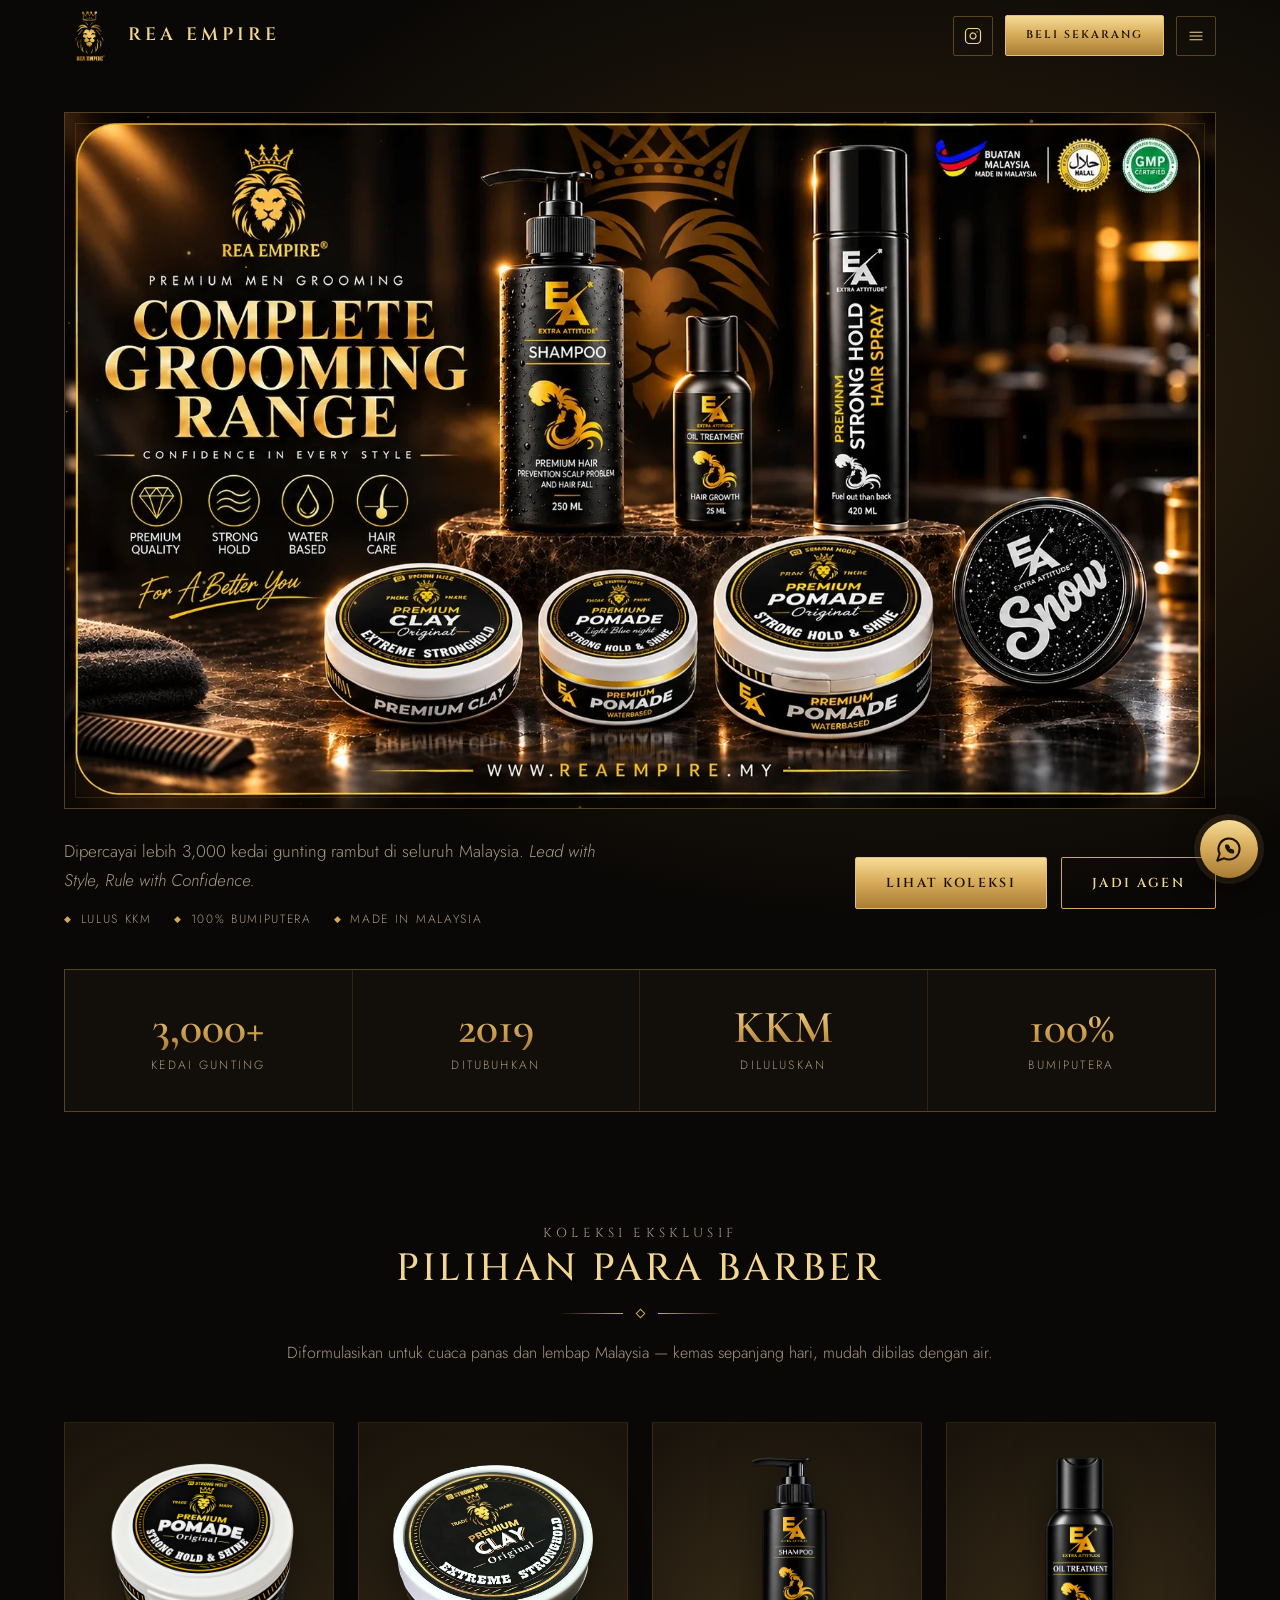
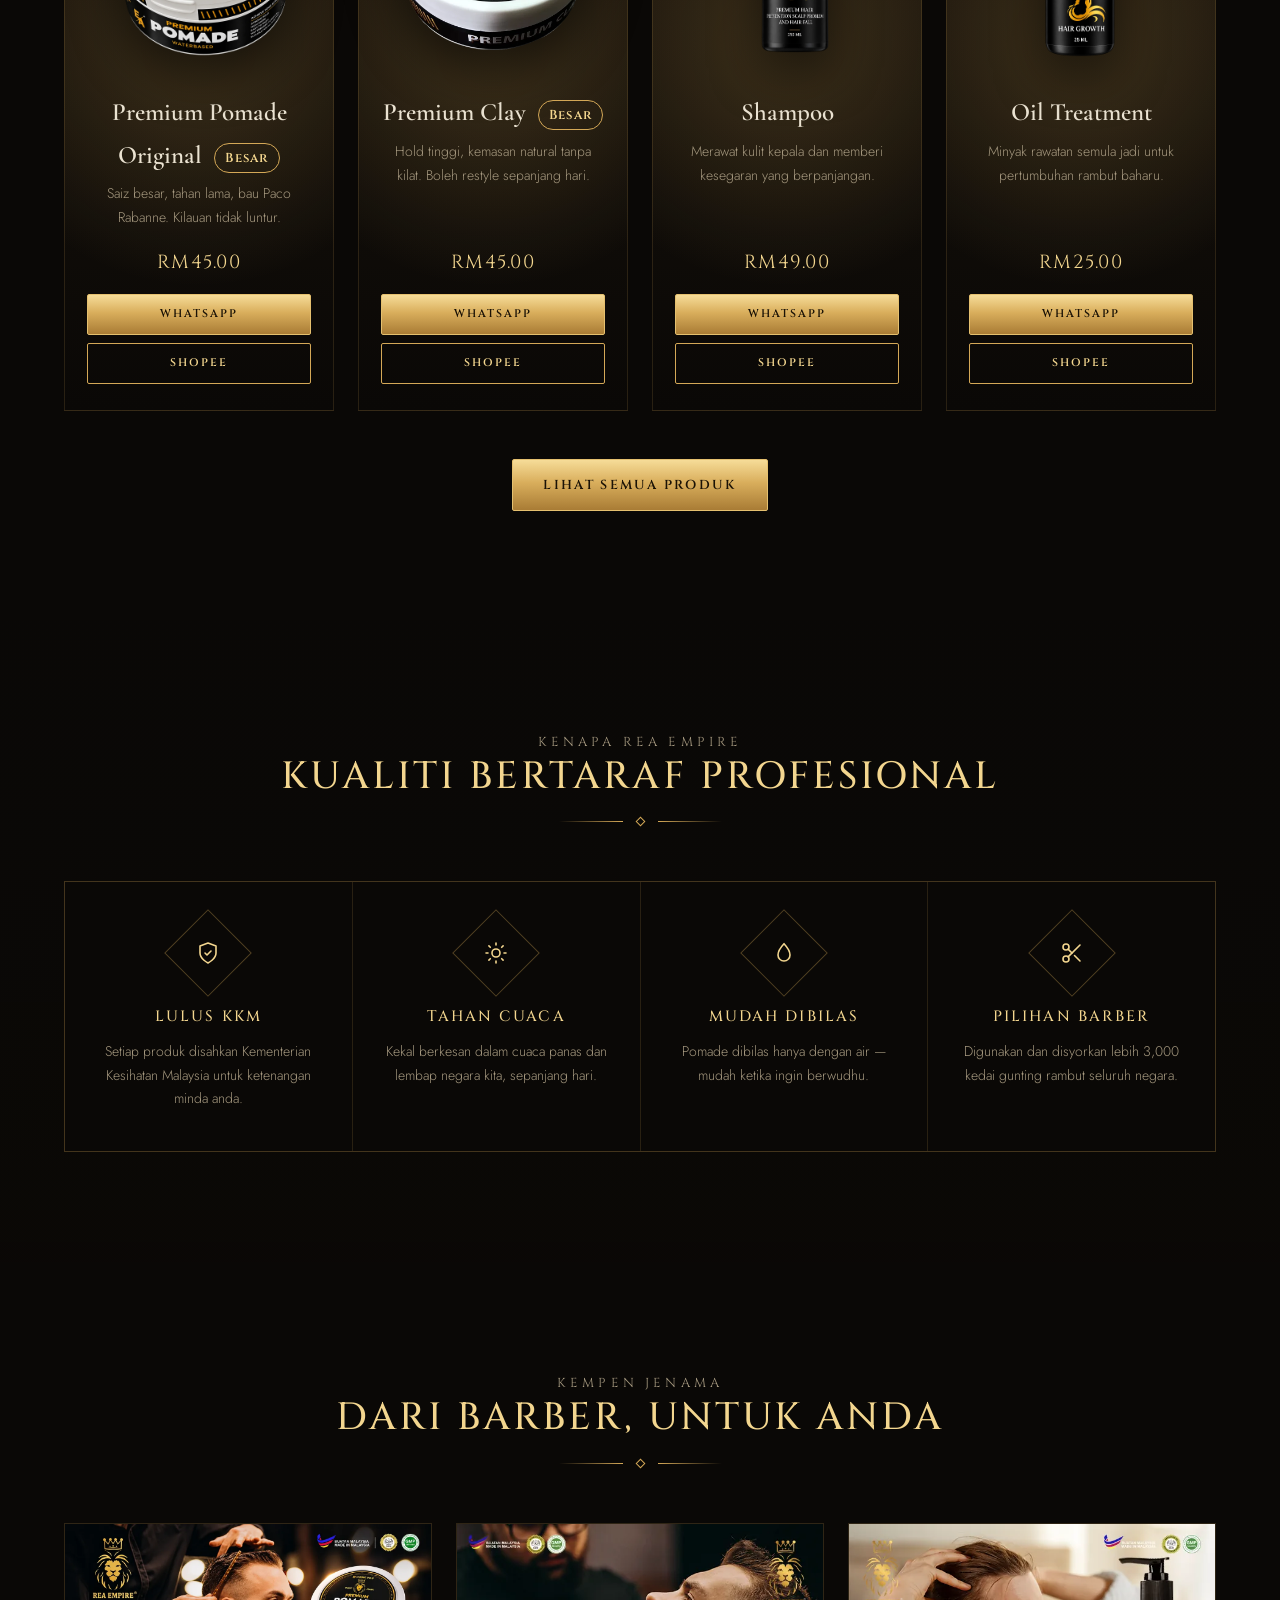
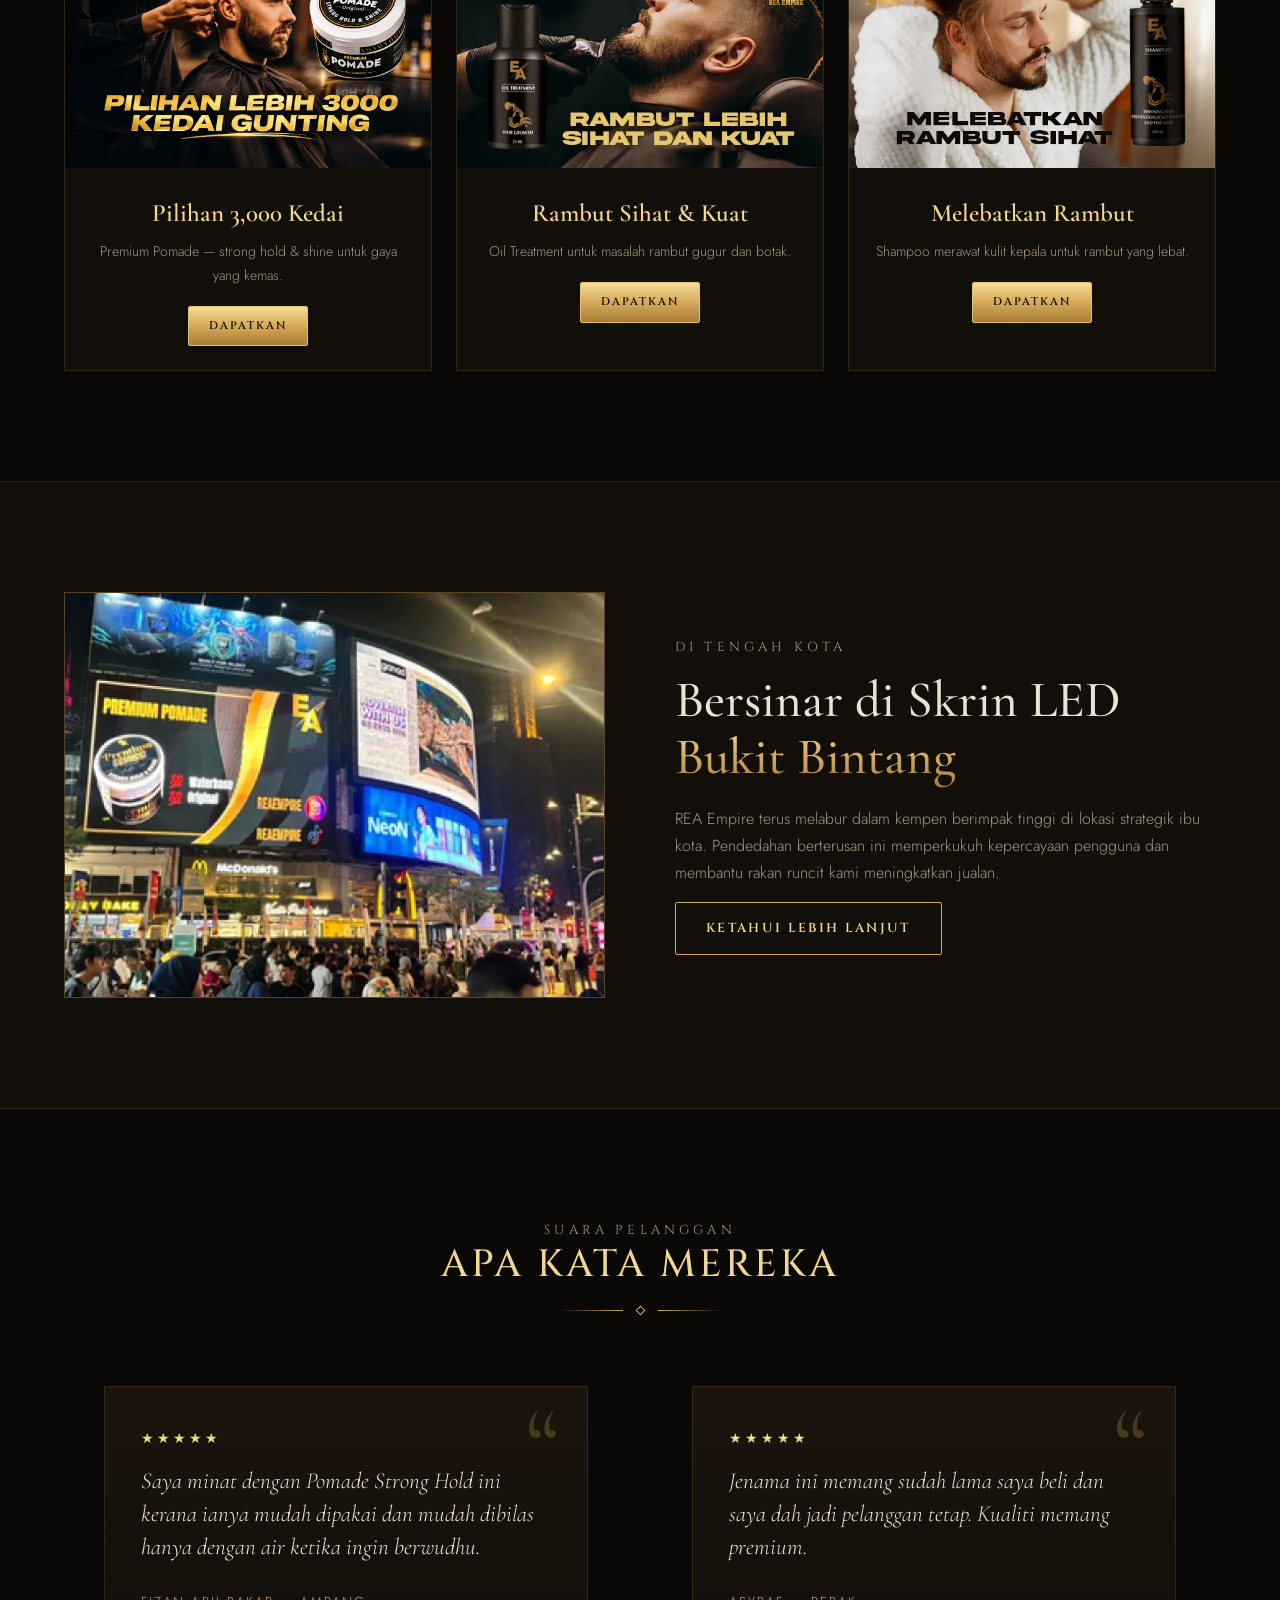
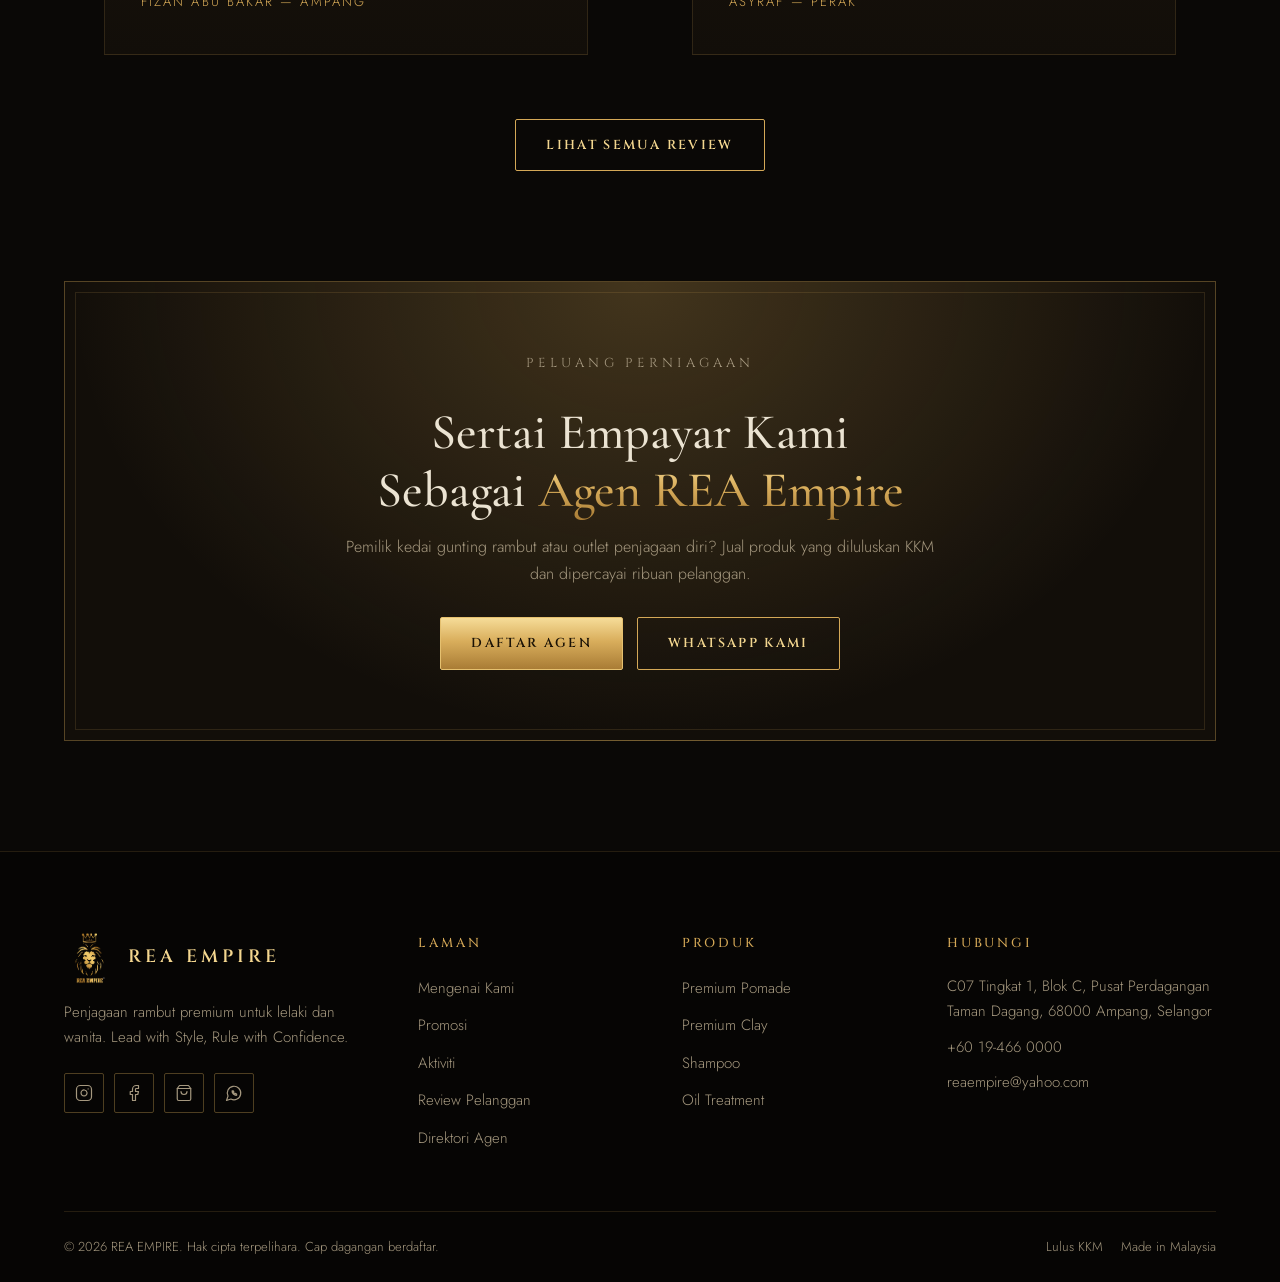
<file: index.html>
<!DOCTYPE html>
<html lang="ms">
<head>
  <meta charset="utf-8">
  <meta name="viewport" content="width=device-width, initial-scale=1">
  <title>REA Empire — Penjagaan Rambut Premium Lelaki &amp; Wanita</title>
  <meta name="description" content="REA Empire: pomade, clay, syampu dan minyak rawatan rambut premium, diluluskan KKM dan dipercayai lebih 3,000 kedai gunting rambut di seluruh Malaysia.">
  <meta property="og:type" content="website">
  <meta property="og:title" content="REA Empire — Lead with Style, Rule with Confidence">
  <meta property="og:description" content="Penjagaan rambut premium yang dipercayai lebih 3,000 kedai gunting rambut di seluruh Malaysia.">
  <link rel="canonical" href="https://reaempire.my/">
  <meta property="og:url" content="https://reaempire.my/">
  <meta property="og:image" content="https://reaempire.my/assets/img/share-grooming-range-v2.jpg">
  <meta property="og:image:width" content="1200">
  <meta property="og:image:height" content="725">
  <link rel="icon" href="assets/img/logo-transparent-01.webp">
  <link rel="preconnect" href="https://fonts.googleapis.com">
  <link rel="preconnect" href="https://fonts.gstatic.com" crossorigin>
  <link href="https://fonts.googleapis.com/css2?family=Cinzel:wght@400;500;600;700&family=Cormorant+Garamond:ital,wght@0,500;0,600;1,500&family=Jost:wght@300;400;500&display=swap" rel="stylesheet">
  <link rel="stylesheet" href="assets/css/style.css?v=19">
</head>
<body>
  <a class="skip-link" href="#main">Langkau ke kandungan</a>

  <header class="site-header">
    <div class="container header-inner">
      <a class="brand" href="index.html" aria-label="REA Empire — Laman Utama">
        <img src="assets/img/logo-transparent-01.webp" alt="" width="52" height="52">
        <span class="brand-name">REA EMPIRE</span>
      </a>
      <nav class="main-nav" aria-label="Menu utama">
        <ul>
          <li><a href="index.html">Utama</a></li>
          <li><a href="mengenai-kami.html">Mengenai Kami</a></li>
          <li><a href="produk.html">Produk</a></li>
          <li><a href="promosi.html">Promosi</a></li>
          <li><a href="aktiviti.html">Aktiviti</a></li>
          <li><a href="review-pelanggan.html">Review</a></li>
          <li><a href="direktori-agen.html">Agen</a></li>
          <li><a href="hubungikami.html">Hubungi</a></li>
        </ul>
      </nav>
      <div class="header-actions">
        <a class="icon-btn hide-sm" href="https://instagram.com/reaempire" target="_blank" rel="noopener" aria-label="Instagram">
          <svg viewBox="0 0 24 24" fill="none" stroke="currentColor" stroke-width="1.6" stroke-linecap="round" stroke-linejoin="round"><rect x="2" y="2" width="20" height="20" rx="5"/><path d="M16 11.37A4 4 0 1 1 12.63 8 4 4 0 0 1 16 11.37z"/><line x1="17.5" y1="6.5" x2="17.51" y2="6.5"/></svg>
        </a>
        <a class="btn btn-gold btn-sm hide-sm" href="produk.html">Beli Sekarang</a>
        <button class="icon-btn nav-toggle" aria-label="Buka menu" aria-expanded="false">
          <svg viewBox="0 0 24 24" fill="none" stroke="currentColor" stroke-width="1.6" stroke-linecap="round"><line x1="4" y1="7" x2="20" y2="7"/><line x1="4" y1="12" x2="20" y2="12"/><line x1="4" y1="17" x2="20" y2="17"/></svg>
        </button>
      </div>
    </div>
  </header>

  <main id="main">
    <!-- Hero -->
    <section class="hero">
      <div class="container">
        <h1 class="sr-only">REA Empire — Gaya Premium, Keyakinan Diraja</h1>
        <div class="hero-frame hero-poster">
          <img src="assets/img/hero-grooming-range-v2.webp"
            srcset="assets/img/hero-grooming-range-v2-900.webp 900w, assets/img/hero-grooming-range-v2.webp 1613w"
            sizes="(max-width: 1248px) 100vw, 1200px" width="1613" height="975"
            alt="REA Empire Complete Grooming Range — Shampoo, Oil Treatment, Hair Spray, Premium Clay, Premium Pomade dan Snow" fetchpriority="high">
          <canvas class="sparkles" aria-hidden="true"></canvas>
        </div>
        <div class="hero-bar">
          <div>
            <p class="hero-lead">Dipercayai lebih 3,000 kedai gunting rambut di seluruh Malaysia. <em>Lead with Style, Rule with Confidence.</em></p>
            <div class="hero-badges">
              <span>Lulus KKM</span>
              <span>100% Bumiputera</span>
              <span>Made in Malaysia</span>
            </div>
          </div>
          <div class="hero-cta">
            <a class="btn btn-gold" href="produk.html">Lihat Koleksi</a>
            <a class="btn btn-outline" href="direktori-agen.html">Jadi Agen</a>
          </div>
        </div>
      </div>
    </section>

    <!-- Stats -->
    <div class="container stats-wrap">
      <div class="stats reveal">
        <div class="stat"><strong class="gold-text">3,000+</strong><span>Kedai Gunting</span></div>
        <div class="stat"><strong class="gold-text">2019</strong><span>Ditubuhkan</span></div>
        <div class="stat"><strong class="gold-text">KKM</strong><span>Diluluskan</span></div>
        <div class="stat"><strong class="gold-text">100%</strong><span>Bumiputera</span></div>
      </div>
    </div>

    <!-- Featured collection -->
    <section class="section">
      <div class="container">
        <div class="section-head reveal">
          <p class="eyebrow">Koleksi Eksklusif</p>
          <h2 class="section-title">Pilihan Para Barber</h2>
          <div class="divider"><span></span></div>
          <p>Diformulasikan untuk cuaca panas dan lembap Malaysia — kemas sepanjang hari, mudah dibilas dengan air.</p>
        </div>
        <div class="product-grid">
          <article class="product-card reveal">
            <div class="product-media"><img src="assets/img/products/premium-pomade-new.webp" alt="Premium Pomade Original (Besar)" loading="lazy"></div>
            <div class="product-body">
              <h3>Premium Pomade Original <span class="size-tag">Besar</span></h3>
              <p>Saiz besar, tahan lama, bau Paco Rabanne. Kilauan tidak luntur.</p>
              <div class="price">RM45.00</div>
              <div class="buy-stack">
                <a class="btn btn-gold btn-sm" data-product="Premium Pomade Original (Besar)|RM45.00">WhatsApp</a>
                <a class="btn btn-outline btn-sm" href="https://shopee.com.my/reaempire" data-shopee="premium-pomade-new">Shopee</a>
              </div>
            </div>
          </article>
          <article class="product-card reveal">
            <div class="product-media"><img src="assets/img/products/ea-premium-clay.webp" alt="Premium Clay (Besar)" loading="lazy"></div>
            <div class="product-body">
              <h3>Premium Clay <span class="size-tag">Besar</span></h3>
              <p>Hold tinggi, kemasan natural tanpa kilat. Boleh restyle sepanjang hari.</p>
              <div class="price">RM45.00</div>
              <div class="buy-stack">
                <a class="btn btn-gold btn-sm" data-product="Premium Clay (Besar)|RM45.00">WhatsApp</a>
                <a class="btn btn-outline btn-sm" href="https://shopee.com.my/reaempire" data-shopee="ea-premium-clay">Shopee</a>
              </div>
            </div>
          </article>
          <article class="product-card reveal">
            <div class="product-media"><img src="assets/img/products/ea-shampoo.webp" alt="Shampoo" loading="lazy"></div>
            <div class="product-body">
              <h3>Shampoo</h3>
              <p>Merawat kulit kepala dan memberi kesegaran yang berpanjangan.</p>
              <div class="price">RM49.00</div>
              <div class="buy-stack">
                <a class="btn btn-gold btn-sm" data-product="Shampoo|RM49.00">WhatsApp</a>
                <a class="btn btn-outline btn-sm" href="https://shopee.com.my/reaempire" data-shopee="ea-shampoo">Shopee</a>
              </div>
            </div>
          </article>
          <article class="product-card reveal">
            <div class="product-media"><img src="assets/img/products/ea-oil-treatment.webp" alt="Oil Treatment" loading="lazy"></div>
            <div class="product-body">
              <h3>Oil Treatment</h3>
              <p>Minyak rawatan semula jadi untuk pertumbuhan rambut baharu.</p>
              <div class="price">RM25.00</div>
              <div class="buy-stack">
                <a class="btn btn-gold btn-sm" data-product="Oil Treatment|RM25.00">WhatsApp</a>
                <a class="btn btn-outline btn-sm" href="https://shopee.com.my/reaempire" data-shopee="ea-oil-treatment">Shopee</a>
              </div>
            </div>
          </article>
        </div>
        <div class="center mt-48"><a class="btn btn-gold" href="produk.html">Lihat Semua Produk</a></div>
      </div>
    </section>

    <!-- Why REA Empire -->
    <section class="section section-texture">
      <div class="container">
        <div class="section-head reveal">
          <p class="eyebrow">Kenapa REA Empire</p>
          <h2 class="section-title">Kualiti Bertaraf Profesional</h2>
          <div class="divider"><span></span></div>
        </div>
        <div class="features reveal">
          <div class="feature">
            <div class="feature-icon"><svg viewBox="0 0 24 24" fill="none" stroke="currentColor" stroke-width="1.6" stroke-linecap="round" stroke-linejoin="round"><path d="M12 22s8-4 8-10V5l-8-3-8 3v7c0 6 8 10 8 10z"/><path d="m9 12 2 2 4-4"/></svg></div>
            <h3>Lulus KKM</h3>
            <p>Setiap produk disahkan Kementerian Kesihatan Malaysia untuk ketenangan minda anda.</p>
          </div>
          <div class="feature">
            <div class="feature-icon"><svg viewBox="0 0 24 24" fill="none" stroke="currentColor" stroke-width="1.6" stroke-linecap="round" stroke-linejoin="round"><circle cx="12" cy="12" r="4"/><path d="M12 2v2M12 20v2M4.9 4.9l1.4 1.4M17.7 17.7l1.4 1.4M2 12h2M20 12h2M4.9 19.1l1.4-1.4M17.7 6.3l1.4-1.4"/></svg></div>
            <h3>Tahan Cuaca</h3>
            <p>Kekal berkesan dalam cuaca panas dan lembap negara kita, sepanjang hari.</p>
          </div>
          <div class="feature">
            <div class="feature-icon"><svg viewBox="0 0 24 24" fill="none" stroke="currentColor" stroke-width="1.6" stroke-linecap="round" stroke-linejoin="round"><path d="M12 2.7s6 6.4 6 11.3a6 6 0 0 1-12 0c0-4.9 6-11.3 6-11.3z"/></svg></div>
            <h3>Mudah Dibilas</h3>
            <p>Pomade dibilas hanya dengan air — mudah ketika ingin berwudhu.</p>
          </div>
          <div class="feature">
            <div class="feature-icon"><svg viewBox="0 0 24 24" fill="none" stroke="currentColor" stroke-width="1.6" stroke-linecap="round" stroke-linejoin="round"><circle cx="6" cy="6" r="3"/><circle cx="6" cy="18" r="3"/><line x1="20" y1="4" x2="8.1" y2="15.9"/><line x1="14.5" y1="14.5" x2="20" y2="20"/><line x1="8.1" y1="8.1" x2="12" y2="12"/></svg></div>
            <h3>Pilihan Barber</h3>
            <p>Digunakan dan disyorkan lebih 3,000 kedai gunting rambut seluruh negara.</p>
          </div>
        </div>
      </div>
    </section>

    <!-- Campaign showcase -->
    <section class="section">
      <div class="container">
        <div class="section-head reveal">
          <p class="eyebrow">Kempen Jenama</p>
          <h2 class="section-title">Dari Barber, Untuk Anda</h2>
          <div class="divider"><span></span></div>
        </div>
        <div class="showcase-grid">
          <article class="tile reveal">
            <div class="tile-media"><img src="assets/img/pomade-3000-kedai.webp" alt="Premium Pomade — pilihan lebih 3000 kedai gunting" loading="lazy"></div>
            <div class="tile-body">
              <h3>Pilihan 3,000 Kedai</h3>
              <p>Premium Pomade — strong hold &amp; shine untuk gaya yang kemas.</p>
              <a class="btn btn-gold btn-sm" data-product="Premium Pomade Original (Besar)|RM45.00">Dapatkan</a>
            </div>
          </article>
          <article class="tile reveal">
            <div class="tile-media"><img src="assets/img/web-adsartboard-1-copy.webp" alt="Oil Treatment — rambut lebih sihat dan kuat" loading="lazy"></div>
            <div class="tile-body">
              <h3>Rambut Sihat &amp; Kuat</h3>
              <p>Oil Treatment untuk masalah rambut gugur dan botak.</p>
              <a class="btn btn-gold btn-sm" data-product="Oil Treatment|RM25.00">Dapatkan</a>
            </div>
          </article>
          <article class="tile reveal">
            <div class="tile-media"><img src="assets/img/web-adsartboard-1-copy-2.webp" alt="Shampoo — melebatkan rambut sihat" loading="lazy"></div>
            <div class="tile-body">
              <h3>Melebatkan Rambut</h3>
              <p>Shampoo merawat kulit kepala untuk rambut yang lebat.</p>
              <a class="btn btn-gold btn-sm" data-product="Shampoo|RM49.00">Dapatkan</a>
            </div>
          </article>
        </div>
      </div>
    </section>

    <!-- Bukit Bintang -->
    <section class="section section-alt">
      <div class="container split">
        <div class="split-media reveal">
          <img src="assets/img/artboard-1-copy-14.webp" alt="Iklan REA Empire di skrin LED Bukit Bintang" loading="lazy">
        </div>
        <div class="reveal">
          <p class="eyebrow">Di Tengah Kota</p>
          <h2>Bersinar di Skrin LED <span class="gold-text">Bukit Bintang</span></h2>
          <p>REA Empire terus melabur dalam kempen berimpak tinggi di lokasi strategik ibu kota. Pendedahan berterusan ini memperkukuh kepercayaan pengguna dan membantu rakan runcit kami meningkatkan jualan.</p>
          <a class="btn btn-outline" href="promosi.html">Ketahui Lebih Lanjut</a>
        </div>
      </div>
    </section>

    <!-- Testimonials -->
    <section class="section">
      <div class="container">
        <div class="section-head reveal">
          <p class="eyebrow">Suara Pelanggan</p>
          <h2 class="section-title">Apa Kata Mereka</h2>
          <div class="divider"><span></span></div>
        </div>
        <div class="testimonial-grid">
          <figure class="testimonial reveal">
            <div class="stars" aria-label="5 bintang">★★★★★</div>
            <blockquote>Saya minat dengan Pomade Strong Hold ini kerana ianya mudah dipakai dan mudah dibilas hanya dengan air ketika ingin berwudhu.</blockquote>
            <cite>Fizan Abu Bakar — Ampang</cite>
          </figure>
          <figure class="testimonial reveal">
            <div class="stars" aria-label="5 bintang">★★★★★</div>
            <blockquote>Jenama ini memang sudah lama saya beli dan saya dah jadi pelanggan tetap. Kualiti memang premium.</blockquote>
            <cite>Asyraf — Perak</cite>
          </figure>
        </div>
        <div class="center mt-48"><a class="btn btn-outline" href="review-pelanggan.html">Lihat Semua Review</a></div>
      </div>
    </section>

    <!-- Agent CTA -->
    <section class="section" style="padding-top:0">
      <div class="container">
        <div class="cta-band reveal">
          <p class="eyebrow">Peluang Perniagaan</p>
          <h2>Sertai Empayar Kami<br>Sebagai <span class="gold-text">Agen REA Empire</span></h2>
          <p>Pemilik kedai gunting rambut atau outlet penjagaan diri? Jual produk yang diluluskan KKM dan dipercayai ribuan pelanggan.</p>
          <div class="hero-cta">
            <a class="btn btn-gold" href="direktori-agen.html">Daftar Agen</a>
            <a class="btn btn-outline" href="https://wa.me/60194660000" target="_blank" rel="noopener">WhatsApp Kami</a>
          </div>
        </div>
      </div>
    </section>
  </main>

  <footer class="site-footer">
    <div class="container">
      <div class="footer-grid">
        <div class="footer-about">
          <a class="brand" href="index.html">
            <img src="assets/img/logo-transparent-01.webp" alt="" width="52" height="52">
            <span class="brand-name">REA EMPIRE</span>
          </a>
          <p>Penjagaan rambut premium untuk lelaki dan wanita. Lead with Style, Rule with Confidence.</p>
          <div class="socials">
            <a class="icon-btn" href="https://instagram.com/reaempire" target="_blank" rel="noopener" aria-label="Instagram"><svg viewBox="0 0 24 24" fill="none" stroke="currentColor" stroke-width="1.6" stroke-linecap="round" stroke-linejoin="round"><rect x="2" y="2" width="20" height="20" rx="5"/><path d="M16 11.37A4 4 0 1 1 12.63 8 4 4 0 0 1 16 11.37z"/><line x1="17.5" y1="6.5" x2="17.51" y2="6.5"/></svg></a>
            <a class="icon-btn" href="https://facebook.com/share/18JDNYexbV/?mibextid=wwXIfr" target="_blank" rel="noopener" aria-label="Facebook"><svg viewBox="0 0 24 24" fill="none" stroke="currentColor" stroke-width="1.6" stroke-linecap="round" stroke-linejoin="round"><path d="M18 2h-3a5 5 0 0 0-5 5v3H7v4h3v8h4v-8h3l1-4h-4V7a1 1 0 0 1 1-1h3z"/></svg></a>
            <a class="icon-btn" href="https://shopee.com.my/reaempire" target="_blank" rel="noopener" aria-label="Shopee"><svg viewBox="0 0 24 24" fill="none" stroke="currentColor" stroke-width="1.6" stroke-linecap="round" stroke-linejoin="round"><path d="M6 2 3 6v14a2 2 0 0 0 2 2h14a2 2 0 0 0 2-2V6l-3-4Z"/><line x1="3" y1="6" x2="21" y2="6"/><path d="M16 10a4 4 0 0 1-8 0"/></svg></a>
            <a class="icon-btn" href="https://wa.me/60194660000" target="_blank" rel="noopener" aria-label="WhatsApp"><svg viewBox="0 0 24 24" fill="none" stroke="currentColor" stroke-width="1.6" stroke-linecap="round" stroke-linejoin="round"><path d="M7.9 20A9 9 0 1 0 4 16.1L2 22Z"/><path d="M9.5 9.5c.3 1.6 1.4 3.1 3 4l1-1 2 1v1.5c-3 .5-6.5-3-6-6h1.5l1 2z"/></svg></a>
          </div>
        </div>
        <div>
          <h4>Laman</h4>
          <ul>
            <li><a href="mengenai-kami.html">Mengenai Kami</a></li>
            <li><a href="promosi.html">Promosi</a></li>
            <li><a href="aktiviti.html">Aktiviti</a></li>
            <li><a href="review-pelanggan.html">Review Pelanggan</a></li>
            <li><a href="direktori-agen.html">Direktori Agen</a></li>
          </ul>
        </div>
        <div>
          <h4>Produk</h4>
          <ul>
            <li><a href="produk.html#premium-pomade-new">Premium Pomade</a></li>
            <li><a href="produk.html#ea-premium-clay">Premium Clay</a></li>
            <li><a href="produk.html#ea-shampoo">Shampoo</a></li>
            <li><a href="produk.html#ea-oil-treatment">Oil Treatment</a></li>
          </ul>
        </div>
        <div>
          <h4>Hubungi</h4>
          <ul class="footer-contact">
            <li>C07 Tingkat 1, Blok C, Pusat Perdagangan Taman Dagang, 68000 Ampang, Selangor</li>
            <li><a href="tel:+60194660000">+60 19-466 0000</a></li>
            <li><a href="mailto:reaempire@yahoo.com">reaempire@yahoo.com</a></li>
          </ul>
        </div>
      </div>
      <div class="footer-bottom">
        <span>© <span data-year>2025</span> REA EMPIRE. Hak cipta terpelihara. Cap dagangan berdaftar.</span>
        <span class="footer-badges"><span>Lulus KKM</span><span>Made in Malaysia</span></span>
      </div>
    </div>
  </footer>

  <nav class="tab-bar" aria-label="Navigasi aplikasi">
    <a href="index.html" data-tab="index"><svg viewBox="0 0 24 24" fill="none" stroke="currentColor" stroke-width="1.7" stroke-linecap="round" stroke-linejoin="round"><path d="M3 10.5 12 3l9 7.5V20a1 1 0 0 1-1 1h-5v-6h-6v6H4a1 1 0 0 1-1-1z"/></svg><span>Utama</span></a>
    <a href="produk.html" data-tab="produk"><svg viewBox="0 0 24 24" fill="none" stroke="currentColor" stroke-width="1.7" stroke-linecap="round" stroke-linejoin="round"><path d="M6 2 3 6v14a2 2 0 0 0 2 2h14a2 2 0 0 0 2-2V6l-3-4Z"/><line x1="3" y1="6" x2="21" y2="6"/><path d="M16 10a4 4 0 0 1-8 0"/></svg><span>Produk</span></a>
    <a class="tab-cta" href="https://wa.me/60194660000" target="_blank" rel="noopener" aria-label="WhatsApp"><span class="tab-cta-icon"><svg viewBox="0 0 24 24" fill="none" stroke="currentColor" stroke-width="1.7" stroke-linecap="round" stroke-linejoin="round"><path d="M7.9 20A9 9 0 1 0 4 16.1L2 22Z"/><path d="M9.5 9.5c.3 1.6 1.4 3.1 3 4l1-1 2 1v1.5c-3 .5-6.5-3-6-6h1.5l1 2z"/></svg></span><span>Beli</span></a>
    <a href="review-pelanggan.html" data-tab="review-pelanggan"><svg viewBox="0 0 24 24" fill="none" stroke="currentColor" stroke-width="1.7" stroke-linecap="round" stroke-linejoin="round"><path d="m12 2 3.1 6.3 6.9 1-5 4.9 1.2 6.8L12 17.8 5.8 21l1.2-6.8-5-4.9 6.9-1z"/></svg><span>Review</span></a>
    <button type="button" class="tab-menu" aria-label="Menu lain"><svg viewBox="0 0 24 24" fill="none" stroke="currentColor" stroke-width="1.7" stroke-linecap="round" stroke-linejoin="round"><circle cx="5" cy="12" r="1.3"/><circle cx="12" cy="12" r="1.3"/><circle cx="19" cy="12" r="1.3"/></svg><span>Menu</span></button>
  </nav>

  <a class="wa-float" href="https://wa.me/60194660000" target="_blank" rel="noopener" aria-label="WhatsApp REA Empire">
    <svg viewBox="0 0 24 24" fill="none" stroke="currentColor" stroke-width="1.8" stroke-linecap="round" stroke-linejoin="round"><path d="M7.9 20A9 9 0 1 0 4 16.1L2 22Z"/><path d="M9.5 9.5c.3 1.6 1.4 3.1 3 4l1-1 2 1v1.5c-3 .5-6.5-3-6-6h1.5l1 2z"/></svg>
  </a>

  <script src="assets/js/main.js?v=12"></script>
</body>
</html>
</file>
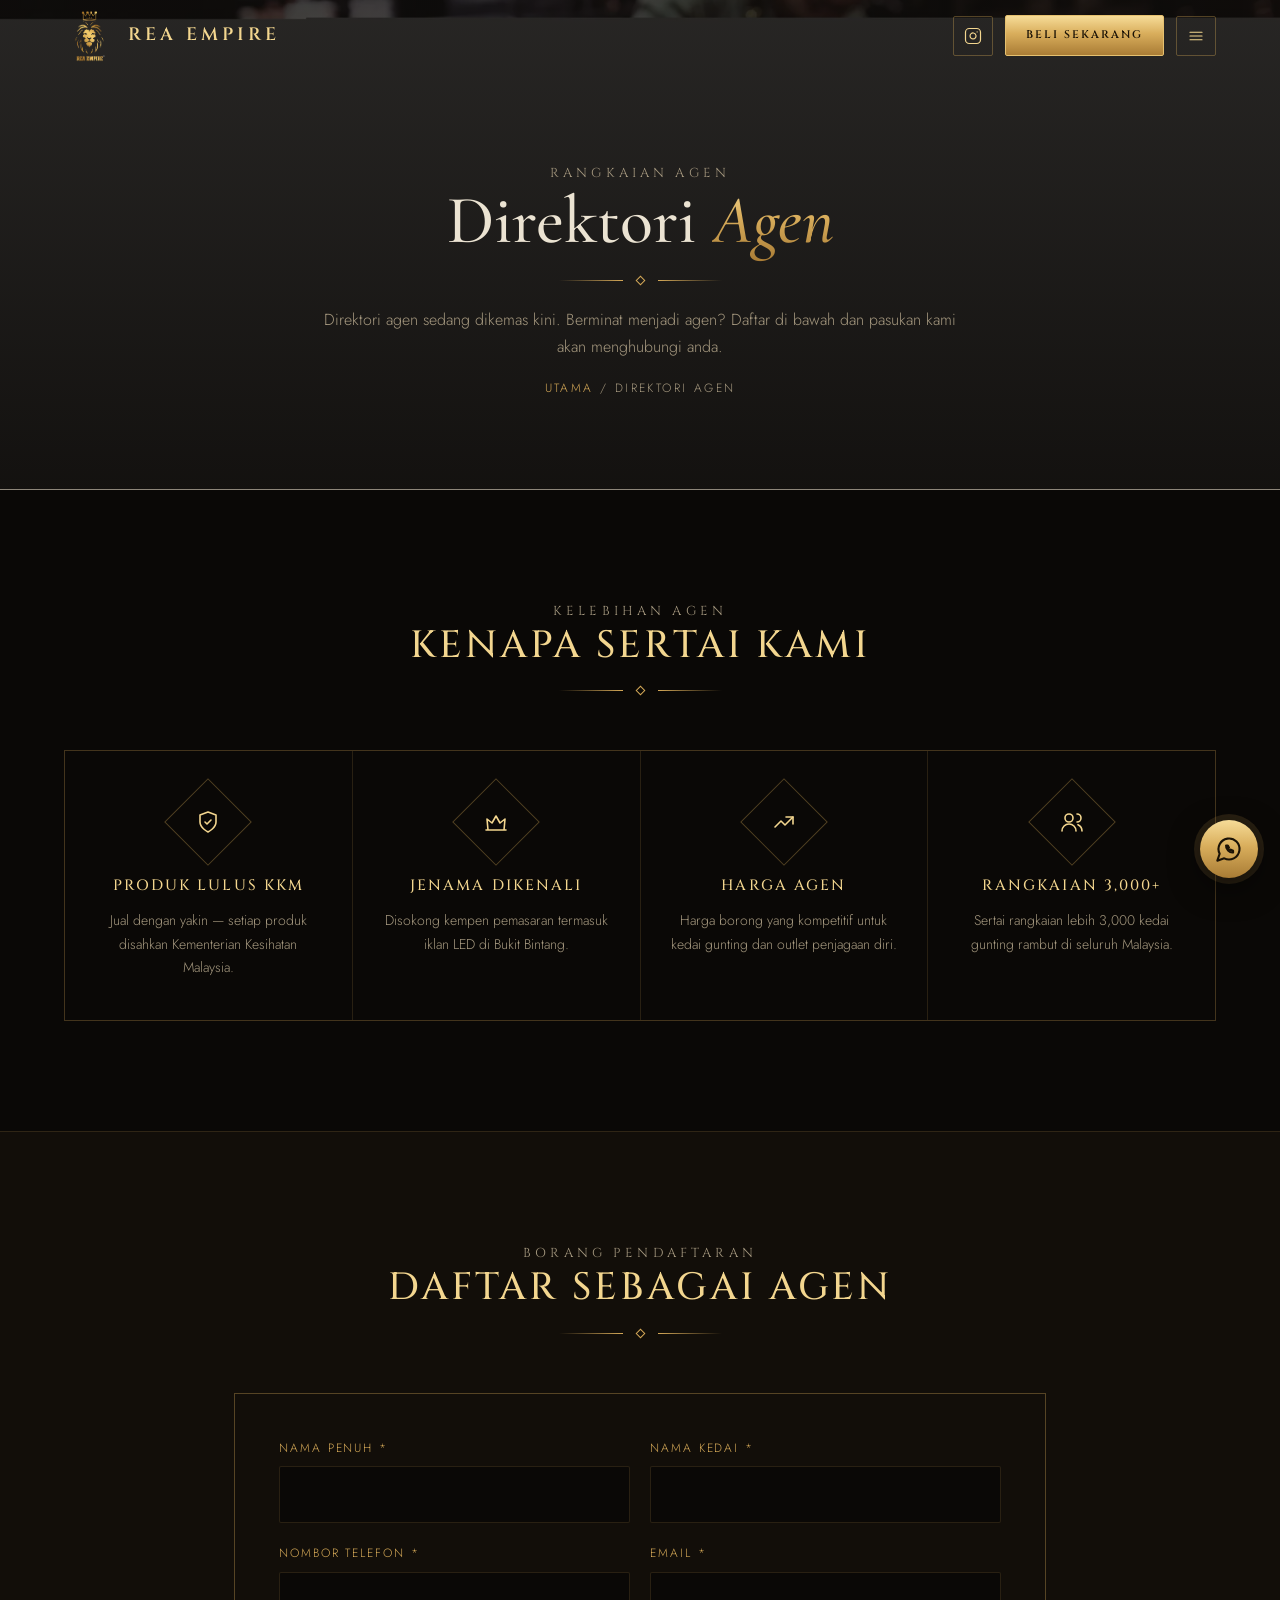
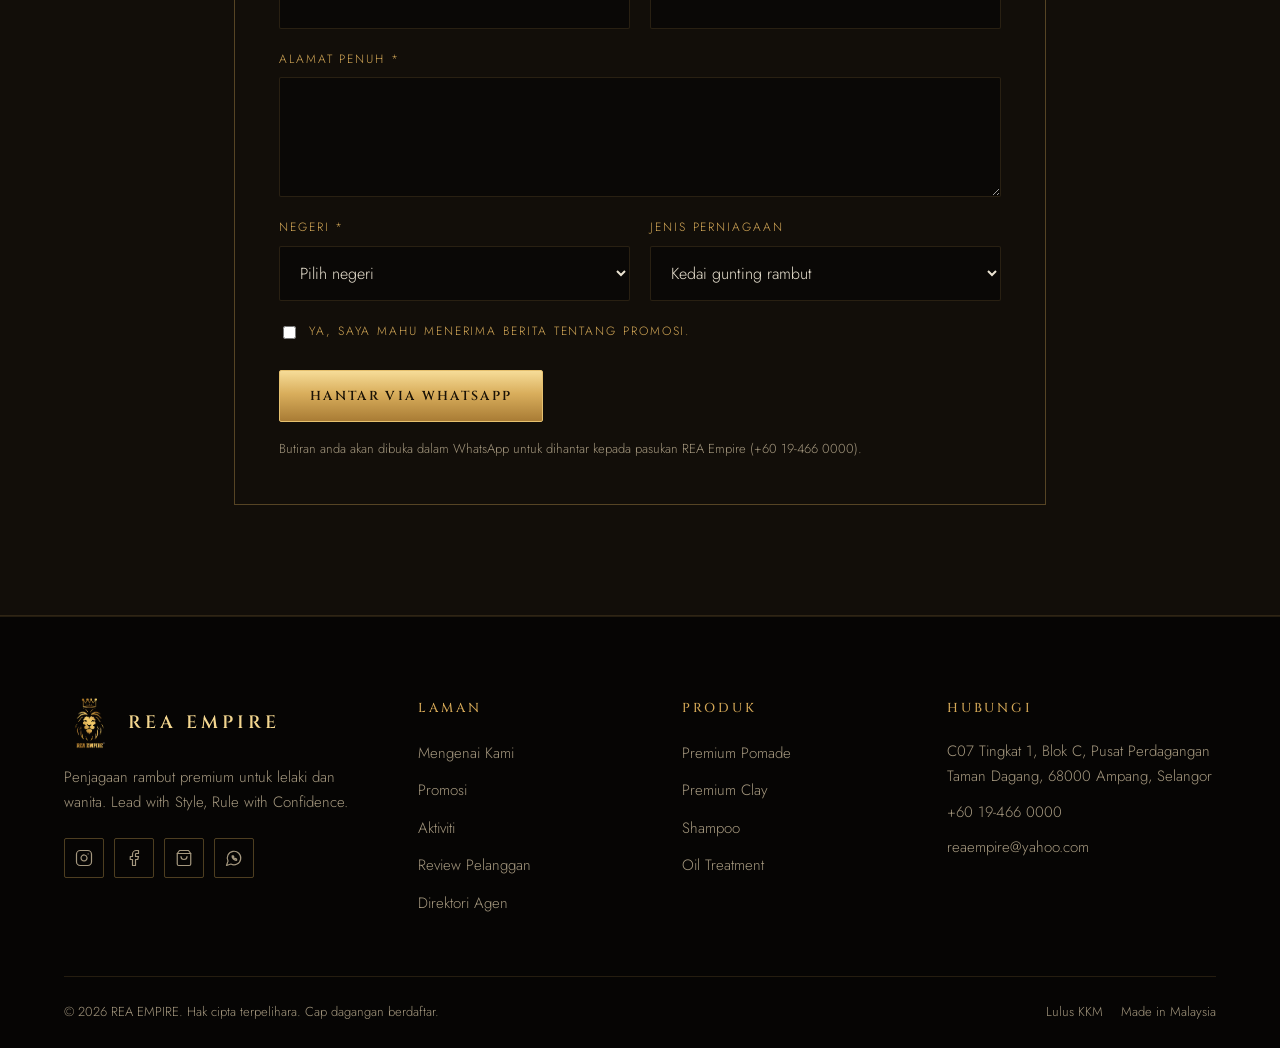
<file: direktori-agen.html>
<!DOCTYPE html>
<html lang="ms">
<head>
  <meta charset="utf-8">
  <meta name="viewport" content="width=device-width, initial-scale=1">
  <title>Direktori Agen — REA Empire</title>
  <meta name="description" content="Jadi agen REA Empire. Daftar kedai gunting rambut atau outlet penjagaan diri anda untuk menjual produk yang diluluskan KKM.">
  <meta property="og:type" content="website">
  <meta property="og:title" content="Direktori Agen — REA Empire">
  <meta property="og:description" content="Jadi agen REA Empire. Daftar kedai gunting rambut atau outlet penjagaan diri anda untuk menjual produk yang diluluskan KKM.">
  <link rel="canonical" href="https://reaempire.my/direktori-agen">
  <meta property="og:url" content="https://reaempire.my/direktori-agen">
  <meta property="og:image" content="https://reaempire.my/assets/img/share-grooming-range-v2.jpg">
  <meta property="og:image:width" content="1200">
  <meta property="og:image:height" content="725">
  <link rel="icon" href="assets/img/logo-transparent-01.webp">
  <link rel="preconnect" href="https://fonts.googleapis.com">
  <link rel="preconnect" href="https://fonts.gstatic.com" crossorigin>
  <link href="https://fonts.googleapis.com/css2?family=Cinzel:wght@400;500;600;700&family=Cormorant+Garamond:ital,wght@0,500;0,600;1,500&family=Jost:wght@300;400;500&display=swap" rel="stylesheet">
  <link rel="stylesheet" href="assets/css/style.css?v=19">
</head>
<body>
  <a class="skip-link" href="#main">Langkau ke kandungan</a>

  <header class="site-header">
    <div class="container header-inner">
      <a class="brand" href="index.html" aria-label="REA Empire — Laman Utama">
        <img src="assets/img/logo-transparent-01.webp" alt="" width="52" height="52">
        <span class="brand-name">REA EMPIRE</span>
      </a>
      <nav class="main-nav" aria-label="Menu utama">
        <ul>
          <li><a href="index.html">Utama</a></li>
          <li><a href="mengenai-kami.html">Mengenai Kami</a></li>
          <li><a href="produk.html">Produk</a></li>
          <li><a href="promosi.html">Promosi</a></li>
          <li><a href="aktiviti.html">Aktiviti</a></li>
          <li><a href="review-pelanggan.html">Review</a></li>
          <li><a href="direktori-agen.html">Agen</a></li>
          <li><a href="hubungikami.html">Hubungi</a></li>
        </ul>
      </nav>
      <div class="header-actions">
        <a class="icon-btn hide-sm" href="https://instagram.com/reaempire" target="_blank" rel="noopener" aria-label="Instagram">
          <svg viewBox="0 0 24 24" fill="none" stroke="currentColor" stroke-width="1.6" stroke-linecap="round" stroke-linejoin="round"><rect x="2" y="2" width="20" height="20" rx="5"/><path d="M16 11.37A4 4 0 1 1 12.63 8 4 4 0 0 1 16 11.37z"/><line x1="17.5" y1="6.5" x2="17.51" y2="6.5"/></svg>
        </a>
        <a class="btn btn-gold btn-sm hide-sm" href="produk.html">Beli Sekarang</a>
        <button class="icon-btn nav-toggle" aria-label="Buka menu" aria-expanded="false">
          <svg viewBox="0 0 24 24" fill="none" stroke="currentColor" stroke-width="1.6" stroke-linecap="round"><line x1="4" y1="7" x2="20" y2="7"/><line x1="4" y1="12" x2="20" y2="12"/><line x1="4" y1="17" x2="20" y2="17"/></svg>
        </button>
      </div>
    </div>
  </header>

  <main id="main">
    <section class="page-hero" style="background-image:url('assets/img/close-up-washbasin.webp')">
      <div class="container">
        <p class="eyebrow">Rangkaian Agen</p>
        <h1>Direktori <em class="gold-text">Agen</em></h1>
        <div class="divider"><span></span></div>
        <p>Direktori agen sedang dikemas kini. Berminat menjadi agen? Daftar di bawah dan pasukan kami akan menghubungi anda.</p>
        <div class="breadcrumb"><a href="index.html">Utama</a> / Direktori Agen</div>
      </div>
    </section>

    <section class="section">
      <div class="container">
        <div class="section-head reveal">
          <p class="eyebrow">Kelebihan Agen</p>
          <h2 class="section-title">Kenapa Sertai Kami</h2>
          <div class="divider"><span></span></div>
        </div>
        <div class="features reveal">
          <div class="feature">
            <div class="feature-icon"><svg viewBox="0 0 24 24" fill="none" stroke="currentColor" stroke-width="1.6" stroke-linecap="round" stroke-linejoin="round"><path d="M12 22s8-4 8-10V5l-8-3-8 3v7c0 6 8 10 8 10z"/><path d="m9 12 2 2 4-4"/></svg></div>
            <h3>Produk Lulus KKM</h3>
            <p>Jual dengan yakin — setiap produk disahkan Kementerian Kesihatan Malaysia.</p>
          </div>
          <div class="feature">
            <div class="feature-icon"><svg viewBox="0 0 24 24" fill="none" stroke="currentColor" stroke-width="1.6" stroke-linecap="round" stroke-linejoin="round"><path d="M2 20h20M4 20l-1-11 5 4 4-7 4 7 5-4-1 11"/></svg></div>
            <h3>Jenama Dikenali</h3>
            <p>Disokong kempen pemasaran termasuk iklan LED di Bukit Bintang.</p>
          </div>
          <div class="feature">
            <div class="feature-icon"><svg viewBox="0 0 24 24" fill="none" stroke="currentColor" stroke-width="1.6" stroke-linecap="round" stroke-linejoin="round"><path d="M3 17l6-6 4 4 8-8"/><path d="M14 7h7v7"/></svg></div>
            <h3>Harga Agen</h3>
            <p>Harga borong yang kompetitif untuk kedai gunting dan outlet penjagaan diri.</p>
          </div>
          <div class="feature">
            <div class="feature-icon"><svg viewBox="0 0 24 24" fill="none" stroke="currentColor" stroke-width="1.6" stroke-linecap="round" stroke-linejoin="round"><circle cx="9" cy="8" r="4"/><path d="M2 21a7 7 0 0 1 14 0"/><path d="M17 4a4 4 0 0 1 0 8M22 21a7 7 0 0 0-4-6.3"/></svg></div>
            <h3>Rangkaian 3,000+</h3>
            <p>Sertai rangkaian lebih 3,000 kedai gunting rambut di seluruh Malaysia.</p>
          </div>
        </div>
      </div>
    </section>

    <section class="section section-alt" id="daftar">
      <div class="container" style="max-width:860px">
        <div class="section-head reveal">
          <p class="eyebrow">Borang Pendaftaran</p>
          <h2 class="section-title">Daftar Sebagai Agen</h2>
          <div class="divider"><span></span></div>
        </div>
        <form class="form-card reveal" data-wa-form="Pendaftaran Agen REA Empire">
          <div class="form-grid">
            <div class="field">
              <label for="ag-name">Nama Penuh *</label>
              <input id="ag-name" name="name" data-label="Nama" required autocomplete="name">
            </div>
            <div class="field">
              <label for="ag-shop">Nama Kedai *</label>
              <input id="ag-shop" name="shop" data-label="Nama Kedai" required autocomplete="organization">
            </div>
            <div class="field">
              <label for="ag-phone">Nombor Telefon *</label>
              <input id="ag-phone" name="phone" type="tel" data-label="Telefon" required autocomplete="tel">
            </div>
            <div class="field">
              <label for="ag-email">Email *</label>
              <input id="ag-email" name="email" type="email" data-label="Email" required autocomplete="email">
            </div>
            <div class="field full">
              <label for="ag-address">Alamat Penuh *</label>
              <textarea id="ag-address" name="address" data-label="Alamat" required autocomplete="street-address"></textarea>
            </div>
            <div class="field">
              <label for="ag-state">Negeri *</label>
              <select id="ag-state" name="state" data-label="Negeri" required>
                <option value="">Pilih negeri</option>
                <option>Johor</option><option>Kedah</option><option>Kelantan</option><option>Melaka</option>
                <option>Negeri Sembilan</option><option>Pahang</option><option>Perak</option><option>Perlis</option>
                <option>Pulau Pinang</option><option>Sabah</option><option>Sarawak</option><option>Selangor</option>
                <option>Terengganu</option><option>W.P. Kuala Lumpur</option><option>W.P. Labuan</option><option>W.P. Putrajaya</option>
              </select>
            </div>
            <div class="field">
              <label for="ag-type">Jenis Perniagaan</label>
              <select id="ag-type" name="type" data-label="Jenis Perniagaan">
                <option>Kedai gunting rambut</option>
                <option>Salun</option>
                <option>Outlet penjagaan diri</option>
                <option>Penjual online / dropship</option>
                <option>Lain-lain</option>
              </select>
            </div>
            <div class="field full">
              <label class="check"><input type="checkbox" name="promo" data-label="Mahu terima promosi"> Ya, saya mahu menerima berita tentang promosi.</label>
            </div>
          </div>
          <div class="hero-cta mt-48" style="margin-top:28px">
            <button class="btn btn-gold" type="submit">Hantar via WhatsApp</button>
          </div>
          <p class="form-note">Butiran anda akan dibuka dalam WhatsApp untuk dihantar kepada pasukan REA Empire (+60 19-466 0000).</p>
        </form>
      </div>
    </section>
  </main>

  <footer class="site-footer">
    <div class="container">
      <div class="footer-grid">
        <div class="footer-about">
          <a class="brand" href="index.html">
            <img src="assets/img/logo-transparent-01.webp" alt="" width="52" height="52">
            <span class="brand-name">REA EMPIRE</span>
          </a>
          <p>Penjagaan rambut premium untuk lelaki dan wanita. Lead with Style, Rule with Confidence.</p>
          <div class="socials">
            <a class="icon-btn" href="https://instagram.com/reaempire" target="_blank" rel="noopener" aria-label="Instagram"><svg viewBox="0 0 24 24" fill="none" stroke="currentColor" stroke-width="1.6" stroke-linecap="round" stroke-linejoin="round"><rect x="2" y="2" width="20" height="20" rx="5"/><path d="M16 11.37A4 4 0 1 1 12.63 8 4 4 0 0 1 16 11.37z"/><line x1="17.5" y1="6.5" x2="17.51" y2="6.5"/></svg></a>
            <a class="icon-btn" href="https://facebook.com/share/18JDNYexbV/?mibextid=wwXIfr" target="_blank" rel="noopener" aria-label="Facebook"><svg viewBox="0 0 24 24" fill="none" stroke="currentColor" stroke-width="1.6" stroke-linecap="round" stroke-linejoin="round"><path d="M18 2h-3a5 5 0 0 0-5 5v3H7v4h3v8h4v-8h3l1-4h-4V7a1 1 0 0 1 1-1h3z"/></svg></a>
            <a class="icon-btn" href="https://shopee.com.my/reaempire" target="_blank" rel="noopener" aria-label="Shopee"><svg viewBox="0 0 24 24" fill="none" stroke="currentColor" stroke-width="1.6" stroke-linecap="round" stroke-linejoin="round"><path d="M6 2 3 6v14a2 2 0 0 0 2 2h14a2 2 0 0 0 2-2V6l-3-4Z"/><line x1="3" y1="6" x2="21" y2="6"/><path d="M16 10a4 4 0 0 1-8 0"/></svg></a>
            <a class="icon-btn" href="https://wa.me/60194660000" target="_blank" rel="noopener" aria-label="WhatsApp"><svg viewBox="0 0 24 24" fill="none" stroke="currentColor" stroke-width="1.6" stroke-linecap="round" stroke-linejoin="round"><path d="M7.9 20A9 9 0 1 0 4 16.1L2 22Z"/><path d="M9.5 9.5c.3 1.6 1.4 3.1 3 4l1-1 2 1v1.5c-3 .5-6.5-3-6-6h1.5l1 2z"/></svg></a>
          </div>
        </div>
        <div>
          <h4>Laman</h4>
          <ul>
            <li><a href="mengenai-kami.html">Mengenai Kami</a></li>
            <li><a href="promosi.html">Promosi</a></li>
            <li><a href="aktiviti.html">Aktiviti</a></li>
            <li><a href="review-pelanggan.html">Review Pelanggan</a></li>
            <li><a href="direktori-agen.html">Direktori Agen</a></li>
          </ul>
        </div>
        <div>
          <h4>Produk</h4>
          <ul>
            <li><a href="produk.html#premium-pomade-new">Premium Pomade</a></li>
            <li><a href="produk.html#ea-premium-clay">Premium Clay</a></li>
            <li><a href="produk.html#ea-shampoo">Shampoo</a></li>
            <li><a href="produk.html#ea-oil-treatment">Oil Treatment</a></li>
          </ul>
        </div>
        <div>
          <h4>Hubungi</h4>
          <ul class="footer-contact">
            <li>C07 Tingkat 1, Blok C, Pusat Perdagangan Taman Dagang, 68000 Ampang, Selangor</li>
            <li><a href="tel:+60194660000">+60 19-466 0000</a></li>
            <li><a href="mailto:reaempire@yahoo.com">reaempire@yahoo.com</a></li>
          </ul>
        </div>
      </div>
      <div class="footer-bottom">
        <span>© <span data-year>2025</span> REA EMPIRE. Hak cipta terpelihara. Cap dagangan berdaftar.</span>
        <span class="footer-badges"><span>Lulus KKM</span><span>Made in Malaysia</span></span>
      </div>
    </div>
  </footer>

  <nav class="tab-bar" aria-label="Navigasi aplikasi">
    <a href="index.html" data-tab="index"><svg viewBox="0 0 24 24" fill="none" stroke="currentColor" stroke-width="1.7" stroke-linecap="round" stroke-linejoin="round"><path d="M3 10.5 12 3l9 7.5V20a1 1 0 0 1-1 1h-5v-6h-6v6H4a1 1 0 0 1-1-1z"/></svg><span>Utama</span></a>
    <a href="produk.html" data-tab="produk"><svg viewBox="0 0 24 24" fill="none" stroke="currentColor" stroke-width="1.7" stroke-linecap="round" stroke-linejoin="round"><path d="M6 2 3 6v14a2 2 0 0 0 2 2h14a2 2 0 0 0 2-2V6l-3-4Z"/><line x1="3" y1="6" x2="21" y2="6"/><path d="M16 10a4 4 0 0 1-8 0"/></svg><span>Produk</span></a>
    <a class="tab-cta" href="https://wa.me/60194660000" target="_blank" rel="noopener" aria-label="WhatsApp"><span class="tab-cta-icon"><svg viewBox="0 0 24 24" fill="none" stroke="currentColor" stroke-width="1.7" stroke-linecap="round" stroke-linejoin="round"><path d="M7.9 20A9 9 0 1 0 4 16.1L2 22Z"/><path d="M9.5 9.5c.3 1.6 1.4 3.1 3 4l1-1 2 1v1.5c-3 .5-6.5-3-6-6h1.5l1 2z"/></svg></span><span>Beli</span></a>
    <a href="review-pelanggan.html" data-tab="review-pelanggan"><svg viewBox="0 0 24 24" fill="none" stroke="currentColor" stroke-width="1.7" stroke-linecap="round" stroke-linejoin="round"><path d="m12 2 3.1 6.3 6.9 1-5 4.9 1.2 6.8L12 17.8 5.8 21l1.2-6.8-5-4.9 6.9-1z"/></svg><span>Review</span></a>
    <button type="button" class="tab-menu" aria-label="Menu lain"><svg viewBox="0 0 24 24" fill="none" stroke="currentColor" stroke-width="1.7" stroke-linecap="round" stroke-linejoin="round"><circle cx="5" cy="12" r="1.3"/><circle cx="12" cy="12" r="1.3"/><circle cx="19" cy="12" r="1.3"/></svg><span>Menu</span></button>
  </nav>

  <a class="wa-float" href="https://wa.me/60194660000" target="_blank" rel="noopener" aria-label="WhatsApp REA Empire">
    <svg viewBox="0 0 24 24" fill="none" stroke="currentColor" stroke-width="1.8" stroke-linecap="round" stroke-linejoin="round"><path d="M7.9 20A9 9 0 1 0 4 16.1L2 22Z"/><path d="M9.5 9.5c.3 1.6 1.4 3.1 3 4l1-1 2 1v1.5c-3 .5-6.5-3-6-6h1.5l1 2z"/></svg>
  </a>

  <script src="assets/js/main.js?v=12"></script>
</body>
</html>
</file>
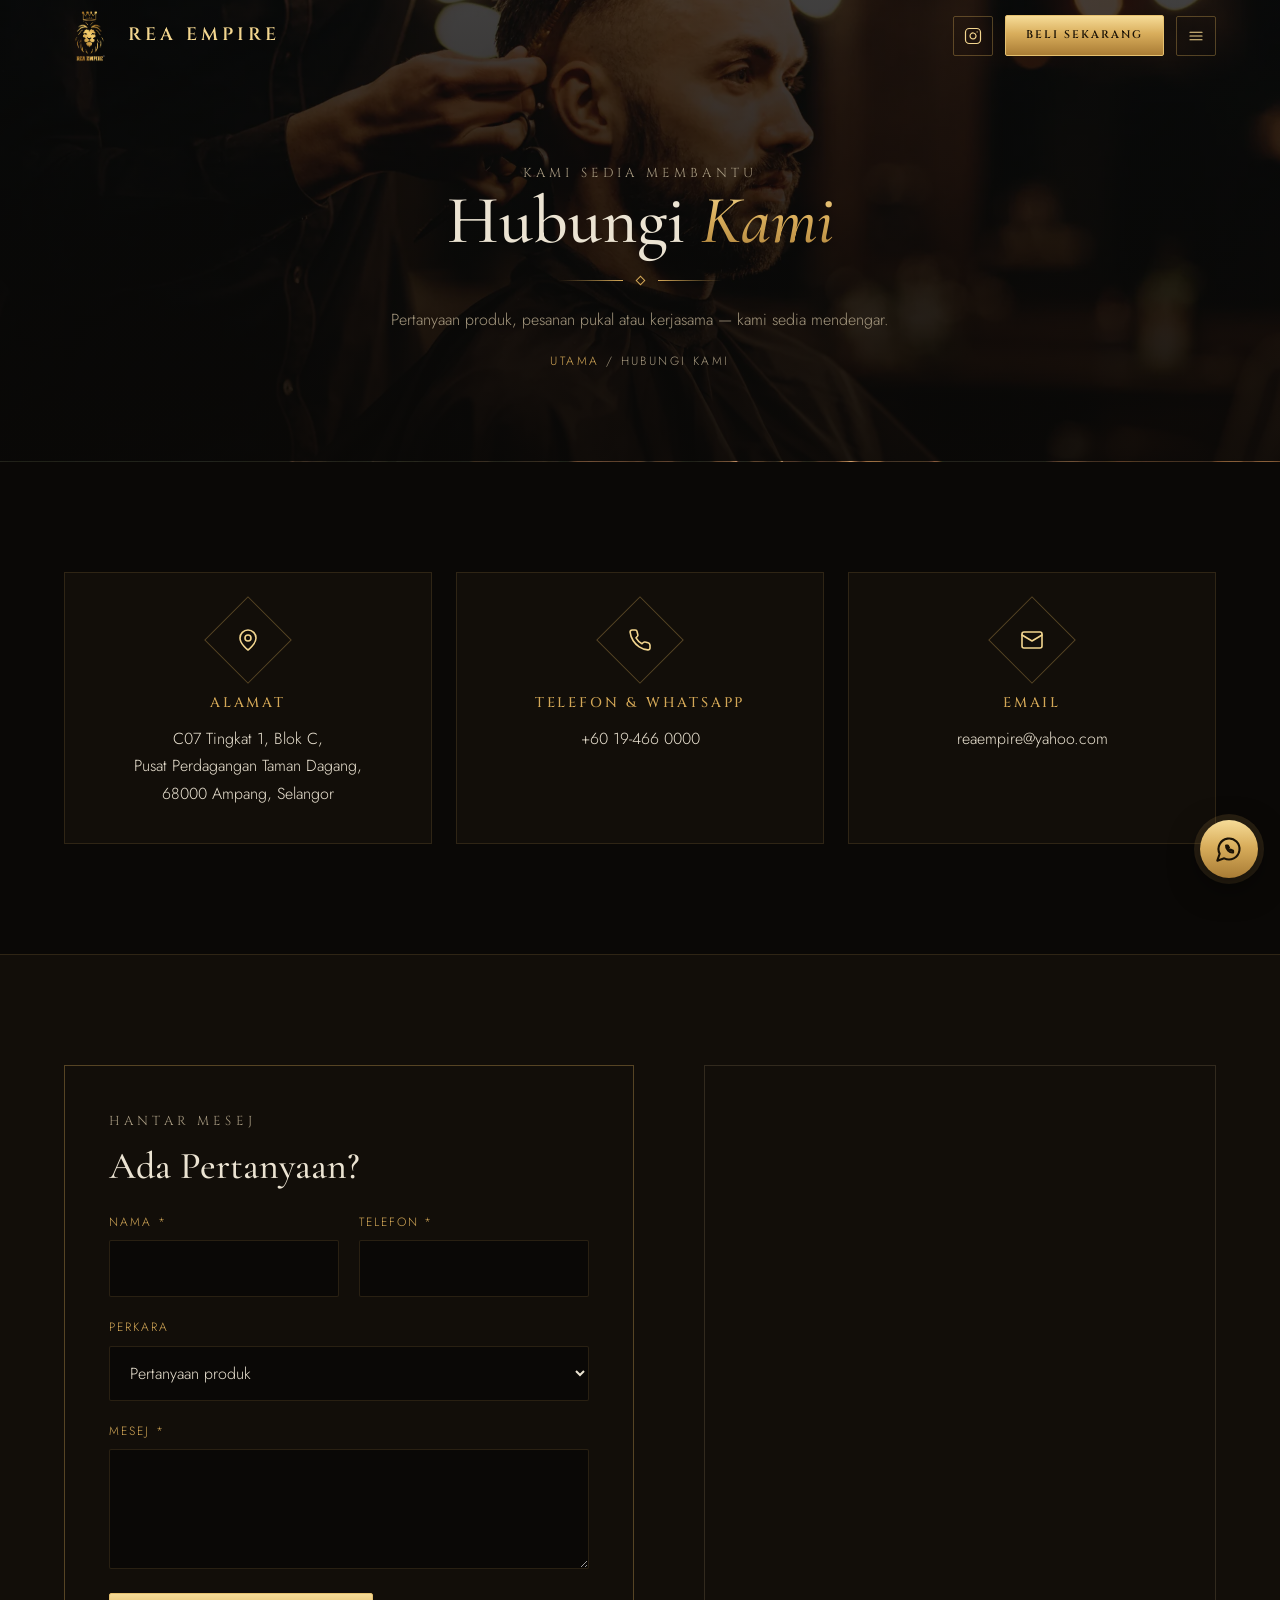
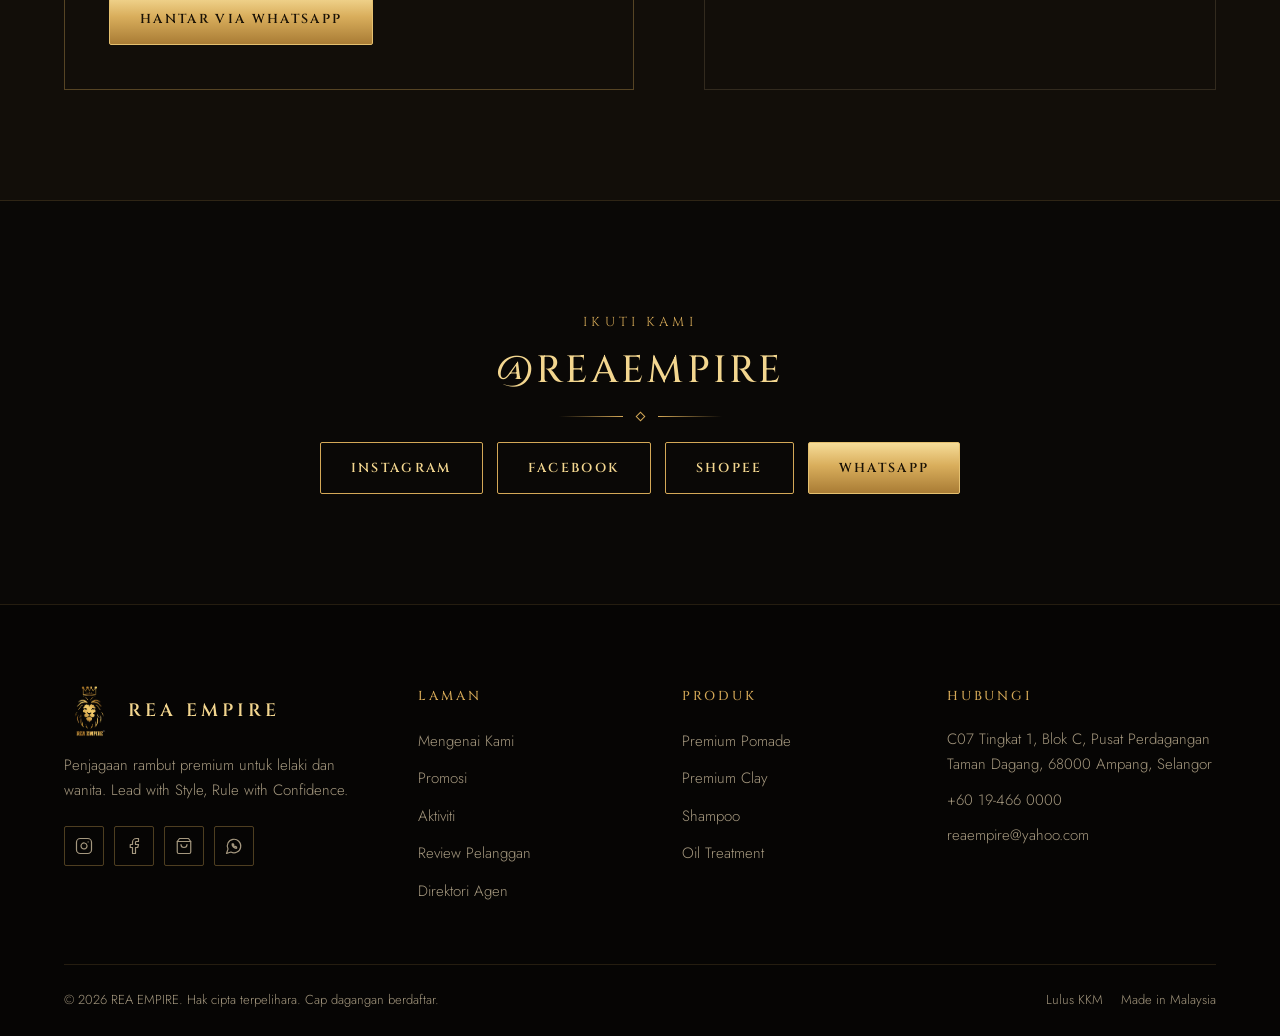
<file: hubungikami.html>
<!DOCTYPE html>
<html lang="ms">
<head>
  <meta charset="utf-8">
  <meta name="viewport" content="width=device-width, initial-scale=1">
  <title>Hubungi Kami — REA Empire</title>
  <meta name="description" content="Hubungi REA Empire di Pusat Perdagangan Taman Dagang, Ampang, Selangor. Telefon +60 19-466 0000 atau email reaempire@yahoo.com.">
  <meta property="og:type" content="website">
  <meta property="og:title" content="Hubungi Kami — REA Empire">
  <meta property="og:description" content="Hubungi REA Empire di Pusat Perdagangan Taman Dagang, Ampang, Selangor. Telefon +60 19-466 0000 atau email reaempire@yahoo.com.">
  <link rel="canonical" href="https://reaempire.my/hubungikami">
  <meta property="og:url" content="https://reaempire.my/hubungikami">
  <meta property="og:image" content="https://reaempire.my/assets/img/share-grooming-range-v2.jpg">
  <meta property="og:image:width" content="1200">
  <meta property="og:image:height" content="725">
  <link rel="icon" href="assets/img/logo-transparent-01.webp">
  <link rel="preconnect" href="https://fonts.googleapis.com">
  <link rel="preconnect" href="https://fonts.gstatic.com" crossorigin>
  <link href="https://fonts.googleapis.com/css2?family=Cinzel:wght@400;500;600;700&family=Cormorant+Garamond:ital,wght@0,500;0,600;1,500&family=Jost:wght@300;400;500&display=swap" rel="stylesheet">
  <link rel="stylesheet" href="assets/css/style.css?v=19">
</head>
<body>
  <a class="skip-link" href="#main">Langkau ke kandungan</a>

  <header class="site-header">
    <div class="container header-inner">
      <a class="brand" href="index.html" aria-label="REA Empire — Laman Utama">
        <img src="assets/img/logo-transparent-01.webp" alt="" width="52" height="52">
        <span class="brand-name">REA EMPIRE</span>
      </a>
      <nav class="main-nav" aria-label="Menu utama">
        <ul>
          <li><a href="index.html">Utama</a></li>
          <li><a href="mengenai-kami.html">Mengenai Kami</a></li>
          <li><a href="produk.html">Produk</a></li>
          <li><a href="promosi.html">Promosi</a></li>
          <li><a href="aktiviti.html">Aktiviti</a></li>
          <li><a href="review-pelanggan.html">Review</a></li>
          <li><a href="direktori-agen.html">Agen</a></li>
          <li><a href="hubungikami.html">Hubungi</a></li>
        </ul>
      </nav>
      <div class="header-actions">
        <a class="icon-btn hide-sm" href="https://instagram.com/reaempire" target="_blank" rel="noopener" aria-label="Instagram">
          <svg viewBox="0 0 24 24" fill="none" stroke="currentColor" stroke-width="1.6" stroke-linecap="round" stroke-linejoin="round"><rect x="2" y="2" width="20" height="20" rx="5"/><path d="M16 11.37A4 4 0 1 1 12.63 8 4 4 0 0 1 16 11.37z"/><line x1="17.5" y1="6.5" x2="17.51" y2="6.5"/></svg>
        </a>
        <a class="btn btn-gold btn-sm hide-sm" href="produk.html">Beli Sekarang</a>
        <button class="icon-btn nav-toggle" aria-label="Buka menu" aria-expanded="false">
          <svg viewBox="0 0 24 24" fill="none" stroke="currentColor" stroke-width="1.6" stroke-linecap="round"><line x1="4" y1="7" x2="20" y2="7"/><line x1="4" y1="12" x2="20" y2="12"/><line x1="4" y1="17" x2="20" y2="17"/></svg>
        </button>
      </div>
    </div>
  </header>

  <main id="main">
    <section class="page-hero" style="background-image:url('assets/img/young-man-barbershop-trimming-hair.webp')">
      <div class="container">
        <p class="eyebrow">Kami Sedia Membantu</p>
        <h1>Hubungi <em class="gold-text">Kami</em></h1>
        <div class="divider"><span></span></div>
        <p>Pertanyaan produk, pesanan pukal atau kerjasama — kami sedia mendengar.</p>
        <div class="breadcrumb"><a href="index.html">Utama</a> / Hubungi Kami</div>
      </div>
    </section>

    <section class="section">
      <div class="container">
        <div class="contact-grid">
          <div class="contact-card reveal">
            <div class="feature-icon"><svg viewBox="0 0 24 24" fill="none" stroke="currentColor" stroke-width="1.6" stroke-linecap="round" stroke-linejoin="round"><path d="M20 10c0 6-8 12-8 12S4 16 4 10a8 8 0 0 1 16 0z"/><circle cx="12" cy="10" r="3"/></svg></div>
            <h3>Alamat</h3>
            <p>C07 Tingkat 1, Blok C,<br>Pusat Perdagangan Taman Dagang,<br>68000 Ampang, Selangor</p>
          </div>
          <div class="contact-card reveal">
            <div class="feature-icon"><svg viewBox="0 0 24 24" fill="none" stroke="currentColor" stroke-width="1.6" stroke-linecap="round" stroke-linejoin="round"><path d="M22 16.9v3a2 2 0 0 1-2.2 2 19.8 19.8 0 0 1-8.6-3.1 19.5 19.5 0 0 1-6-6A19.8 19.8 0 0 1 2.1 4.2 2 2 0 0 1 4.1 2h3a2 2 0 0 1 2 1.7c.1.9.4 1.8.7 2.7a2 2 0 0 1-.5 2.1L8 9.8a16 16 0 0 0 6 6l1.3-1.3a2 2 0 0 1 2.1-.4c.9.3 1.8.6 2.7.7a2 2 0 0 1 1.7 2z"/></svg></div>
            <h3>Telefon &amp; WhatsApp</h3>
            <p><a href="tel:+60194660000">+60 19-466 0000</a></p>
          </div>
          <div class="contact-card reveal">
            <div class="feature-icon"><svg viewBox="0 0 24 24" fill="none" stroke="currentColor" stroke-width="1.6" stroke-linecap="round" stroke-linejoin="round"><rect x="2" y="4" width="20" height="16" rx="2"/><path d="m22 7-10 6L2 7"/></svg></div>
            <h3>Email</h3>
            <p><a href="mailto:reaempire@yahoo.com">reaempire@yahoo.com</a></p>
          </div>
        </div>
      </div>
    </section>

    <section class="section section-alt">
      <div class="container split" style="align-items:stretch">
        <form class="form-card reveal" data-wa-form="Pertanyaan dari laman web REA Empire">
          <p class="eyebrow">Hantar Mesej</p>
          <h2 style="font-family:var(--font-display);font-weight:500;font-size:38px;margin:0 0 24px">Ada Pertanyaan?</h2>
          <div class="form-grid">
            <div class="field">
              <label for="ct-name">Nama *</label>
              <input id="ct-name" name="name" data-label="Nama" required autocomplete="name">
            </div>
            <div class="field">
              <label for="ct-phone">Telefon *</label>
              <input id="ct-phone" name="phone" type="tel" data-label="Telefon" required autocomplete="tel">
            </div>
            <div class="field full">
              <label for="ct-topic">Perkara</label>
              <select id="ct-topic" name="topic" data-label="Perkara">
                <option>Pertanyaan produk</option>
                <option>Pesanan pukal</option>
                <option>Menjadi agen</option>
                <option>Kerjasama / media</option>
                <option>Lain-lain</option>
              </select>
            </div>
            <div class="field full">
              <label for="ct-msg">Mesej *</label>
              <textarea id="ct-msg" name="message" data-label="Mesej" required></textarea>
            </div>
          </div>
          <div style="margin-top:24px"><button class="btn btn-gold" type="submit">Hantar via WhatsApp</button></div>
        </form>
        <div class="reveal" style="display:flex">
          <iframe class="map-frame" style="height:auto;min-height:420px" title="Peta lokasi REA Empire" loading="lazy" referrerpolicy="no-referrer-when-downgrade"
            src="https://maps.google.com/maps?q=Pusat%20Perdagangan%20Taman%20Dagang%2C%2068000%20Ampang%2C%20Selangor&amp;z=16&amp;output=embed"></iframe>
        </div>
      </div>
    </section>

    <section class="section">
      <div class="container center">
        <p class="eyebrow">Ikuti Kami</p>
        <h2 class="section-title">@reaempire</h2>
        <div class="divider"><span></span></div>
        <div class="hero-cta" style="justify-content:center">
          <a class="btn btn-outline" href="https://instagram.com/reaempire" target="_blank" rel="noopener">Instagram</a>
          <a class="btn btn-outline" href="https://facebook.com/share/18JDNYexbV/?mibextid=wwXIfr" target="_blank" rel="noopener">Facebook</a>
          <a class="btn btn-outline" href="https://shopee.com.my/reaempire" target="_blank" rel="noopener">Shopee</a>
          <a class="btn btn-gold" href="https://wa.me/60194660000" target="_blank" rel="noopener">WhatsApp</a>
        </div>
      </div>
    </section>
  </main>

  <footer class="site-footer">
    <div class="container">
      <div class="footer-grid">
        <div class="footer-about">
          <a class="brand" href="index.html">
            <img src="assets/img/logo-transparent-01.webp" alt="" width="52" height="52">
            <span class="brand-name">REA EMPIRE</span>
          </a>
          <p>Penjagaan rambut premium untuk lelaki dan wanita. Lead with Style, Rule with Confidence.</p>
          <div class="socials">
            <a class="icon-btn" href="https://instagram.com/reaempire" target="_blank" rel="noopener" aria-label="Instagram"><svg viewBox="0 0 24 24" fill="none" stroke="currentColor" stroke-width="1.6" stroke-linecap="round" stroke-linejoin="round"><rect x="2" y="2" width="20" height="20" rx="5"/><path d="M16 11.37A4 4 0 1 1 12.63 8 4 4 0 0 1 16 11.37z"/><line x1="17.5" y1="6.5" x2="17.51" y2="6.5"/></svg></a>
            <a class="icon-btn" href="https://facebook.com/share/18JDNYexbV/?mibextid=wwXIfr" target="_blank" rel="noopener" aria-label="Facebook"><svg viewBox="0 0 24 24" fill="none" stroke="currentColor" stroke-width="1.6" stroke-linecap="round" stroke-linejoin="round"><path d="M18 2h-3a5 5 0 0 0-5 5v3H7v4h3v8h4v-8h3l1-4h-4V7a1 1 0 0 1 1-1h3z"/></svg></a>
            <a class="icon-btn" href="https://shopee.com.my/reaempire" target="_blank" rel="noopener" aria-label="Shopee"><svg viewBox="0 0 24 24" fill="none" stroke="currentColor" stroke-width="1.6" stroke-linecap="round" stroke-linejoin="round"><path d="M6 2 3 6v14a2 2 0 0 0 2 2h14a2 2 0 0 0 2-2V6l-3-4Z"/><line x1="3" y1="6" x2="21" y2="6"/><path d="M16 10a4 4 0 0 1-8 0"/></svg></a>
            <a class="icon-btn" href="https://wa.me/60194660000" target="_blank" rel="noopener" aria-label="WhatsApp"><svg viewBox="0 0 24 24" fill="none" stroke="currentColor" stroke-width="1.6" stroke-linecap="round" stroke-linejoin="round"><path d="M7.9 20A9 9 0 1 0 4 16.1L2 22Z"/><path d="M9.5 9.5c.3 1.6 1.4 3.1 3 4l1-1 2 1v1.5c-3 .5-6.5-3-6-6h1.5l1 2z"/></svg></a>
          </div>
        </div>
        <div>
          <h4>Laman</h4>
          <ul>
            <li><a href="mengenai-kami.html">Mengenai Kami</a></li>
            <li><a href="promosi.html">Promosi</a></li>
            <li><a href="aktiviti.html">Aktiviti</a></li>
            <li><a href="review-pelanggan.html">Review Pelanggan</a></li>
            <li><a href="direktori-agen.html">Direktori Agen</a></li>
          </ul>
        </div>
        <div>
          <h4>Produk</h4>
          <ul>
            <li><a href="produk.html#premium-pomade-new">Premium Pomade</a></li>
            <li><a href="produk.html#ea-premium-clay">Premium Clay</a></li>
            <li><a href="produk.html#ea-shampoo">Shampoo</a></li>
            <li><a href="produk.html#ea-oil-treatment">Oil Treatment</a></li>
          </ul>
        </div>
        <div>
          <h4>Hubungi</h4>
          <ul class="footer-contact">
            <li>C07 Tingkat 1, Blok C, Pusat Perdagangan Taman Dagang, 68000 Ampang, Selangor</li>
            <li><a href="tel:+60194660000">+60 19-466 0000</a></li>
            <li><a href="mailto:reaempire@yahoo.com">reaempire@yahoo.com</a></li>
          </ul>
        </div>
      </div>
      <div class="footer-bottom">
        <span>© <span data-year>2025</span> REA EMPIRE. Hak cipta terpelihara. Cap dagangan berdaftar.</span>
        <span class="footer-badges"><span>Lulus KKM</span><span>Made in Malaysia</span></span>
      </div>
    </div>
  </footer>

  <nav class="tab-bar" aria-label="Navigasi aplikasi">
    <a href="index.html" data-tab="index"><svg viewBox="0 0 24 24" fill="none" stroke="currentColor" stroke-width="1.7" stroke-linecap="round" stroke-linejoin="round"><path d="M3 10.5 12 3l9 7.5V20a1 1 0 0 1-1 1h-5v-6h-6v6H4a1 1 0 0 1-1-1z"/></svg><span>Utama</span></a>
    <a href="produk.html" data-tab="produk"><svg viewBox="0 0 24 24" fill="none" stroke="currentColor" stroke-width="1.7" stroke-linecap="round" stroke-linejoin="round"><path d="M6 2 3 6v14a2 2 0 0 0 2 2h14a2 2 0 0 0 2-2V6l-3-4Z"/><line x1="3" y1="6" x2="21" y2="6"/><path d="M16 10a4 4 0 0 1-8 0"/></svg><span>Produk</span></a>
    <a class="tab-cta" href="https://wa.me/60194660000" target="_blank" rel="noopener" aria-label="WhatsApp"><span class="tab-cta-icon"><svg viewBox="0 0 24 24" fill="none" stroke="currentColor" stroke-width="1.7" stroke-linecap="round" stroke-linejoin="round"><path d="M7.9 20A9 9 0 1 0 4 16.1L2 22Z"/><path d="M9.5 9.5c.3 1.6 1.4 3.1 3 4l1-1 2 1v1.5c-3 .5-6.5-3-6-6h1.5l1 2z"/></svg></span><span>Beli</span></a>
    <a href="review-pelanggan.html" data-tab="review-pelanggan"><svg viewBox="0 0 24 24" fill="none" stroke="currentColor" stroke-width="1.7" stroke-linecap="round" stroke-linejoin="round"><path d="m12 2 3.1 6.3 6.9 1-5 4.9 1.2 6.8L12 17.8 5.8 21l1.2-6.8-5-4.9 6.9-1z"/></svg><span>Review</span></a>
    <button type="button" class="tab-menu" aria-label="Menu lain"><svg viewBox="0 0 24 24" fill="none" stroke="currentColor" stroke-width="1.7" stroke-linecap="round" stroke-linejoin="round"><circle cx="5" cy="12" r="1.3"/><circle cx="12" cy="12" r="1.3"/><circle cx="19" cy="12" r="1.3"/></svg><span>Menu</span></button>
  </nav>

  <a class="wa-float" href="https://wa.me/60194660000" target="_blank" rel="noopener" aria-label="WhatsApp REA Empire">
    <svg viewBox="0 0 24 24" fill="none" stroke="currentColor" stroke-width="1.8" stroke-linecap="round" stroke-linejoin="round"><path d="M7.9 20A9 9 0 1 0 4 16.1L2 22Z"/><path d="M9.5 9.5c.3 1.6 1.4 3.1 3 4l1-1 2 1v1.5c-3 .5-6.5-3-6-6h1.5l1 2z"/></svg>
  </a>

  <script src="assets/js/main.js?v=12"></script>
</body>
</html>
</file>
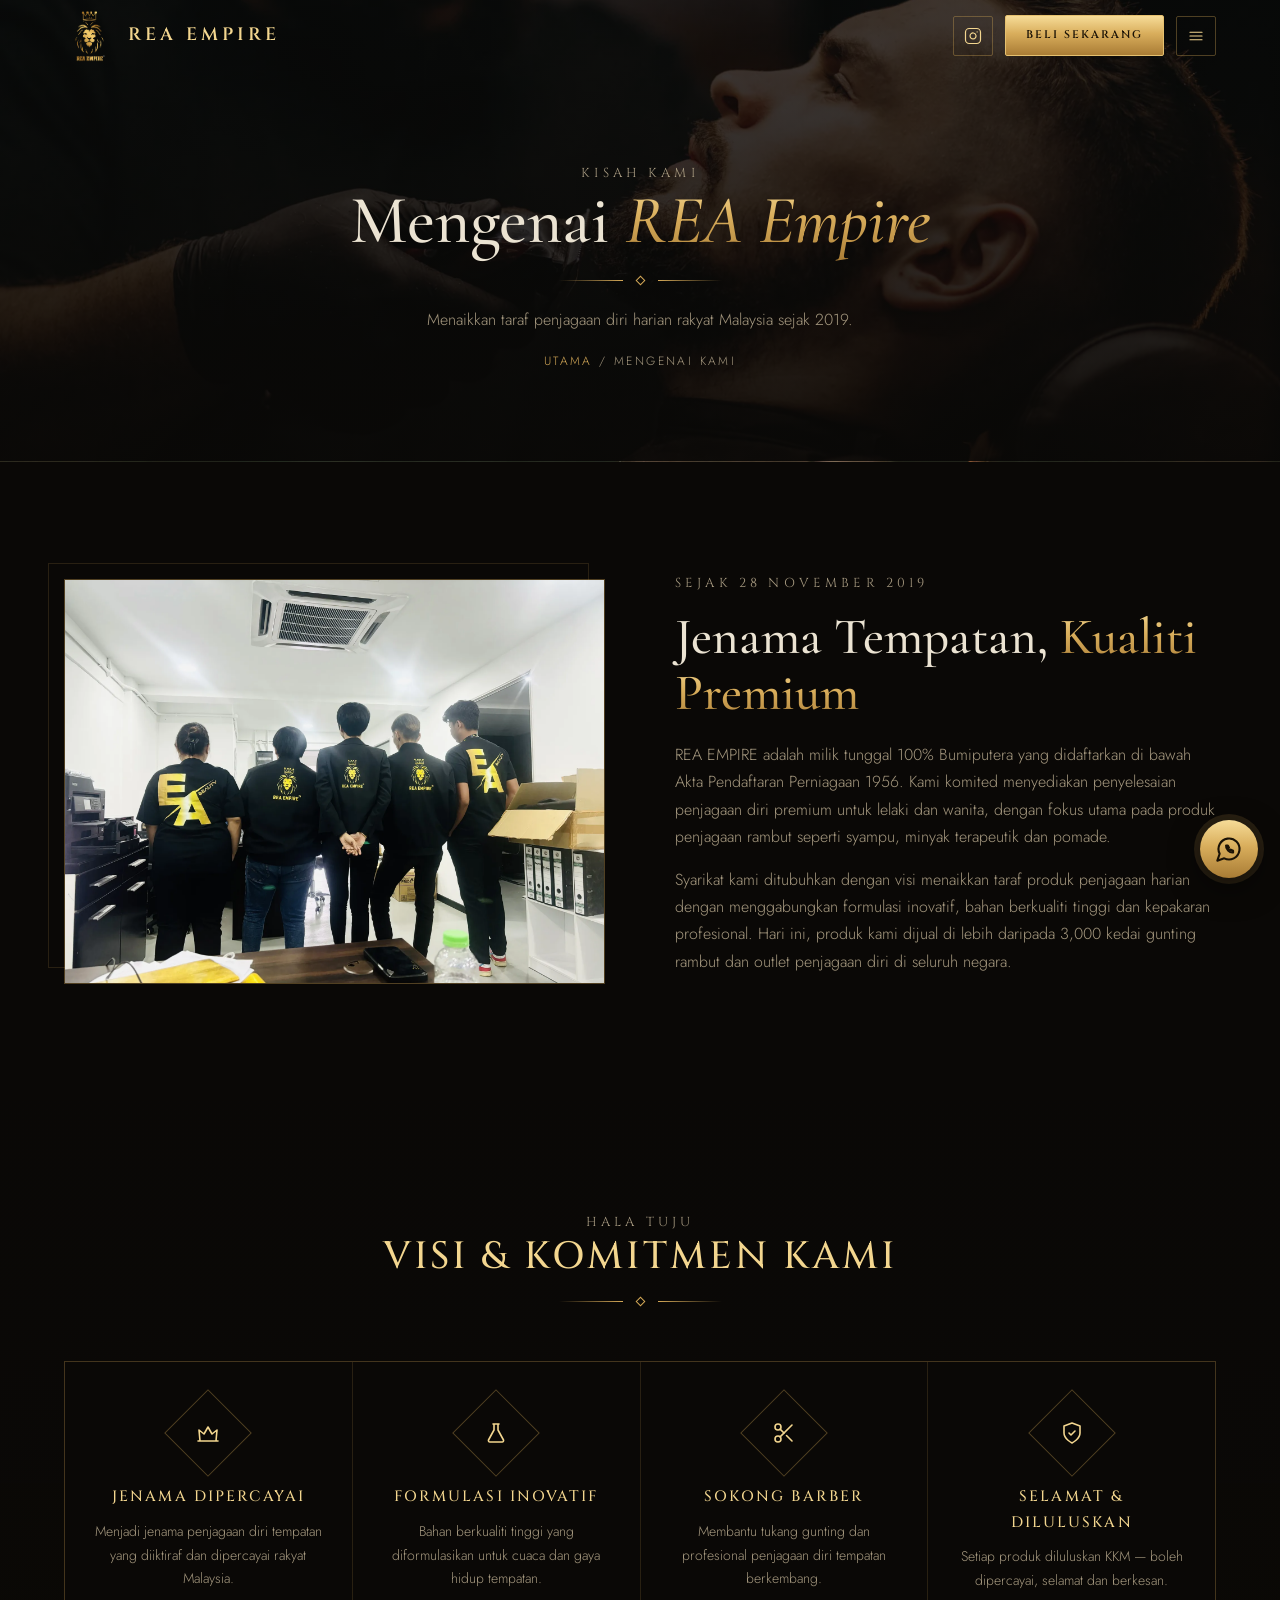
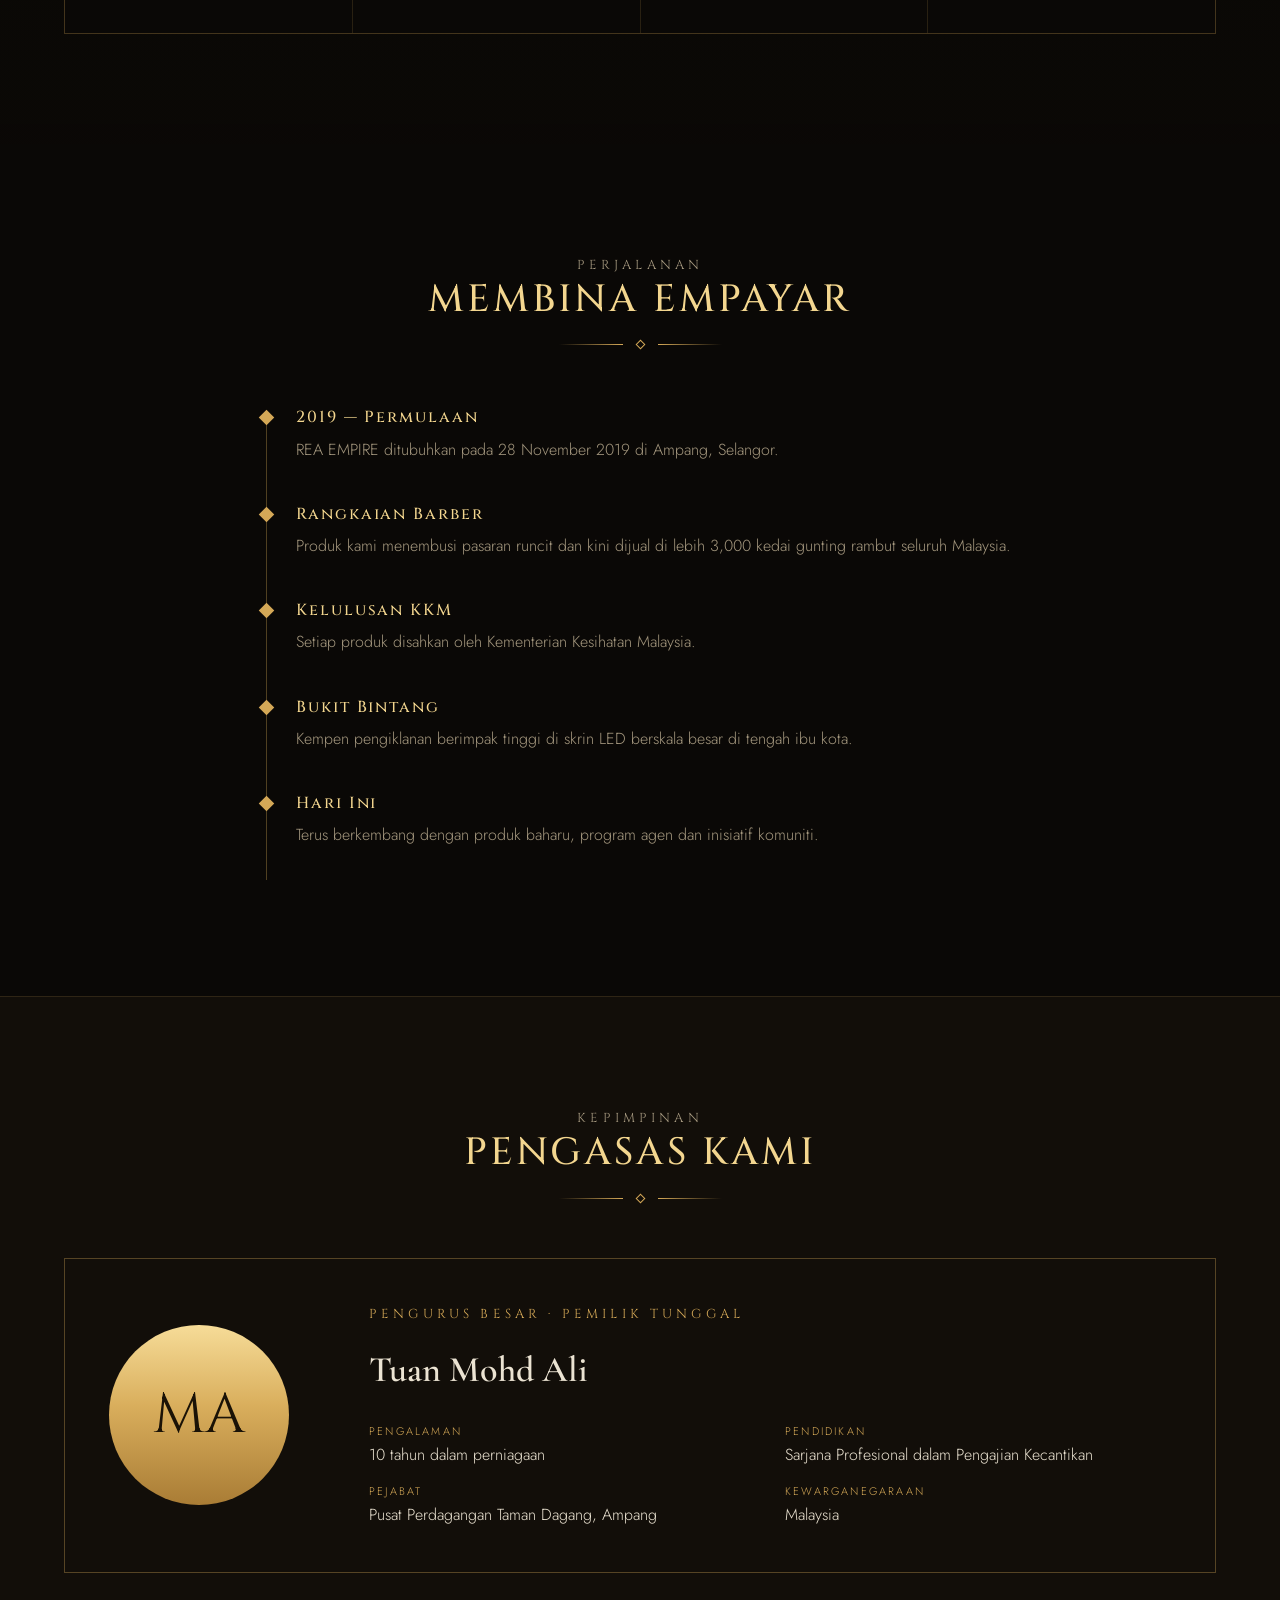
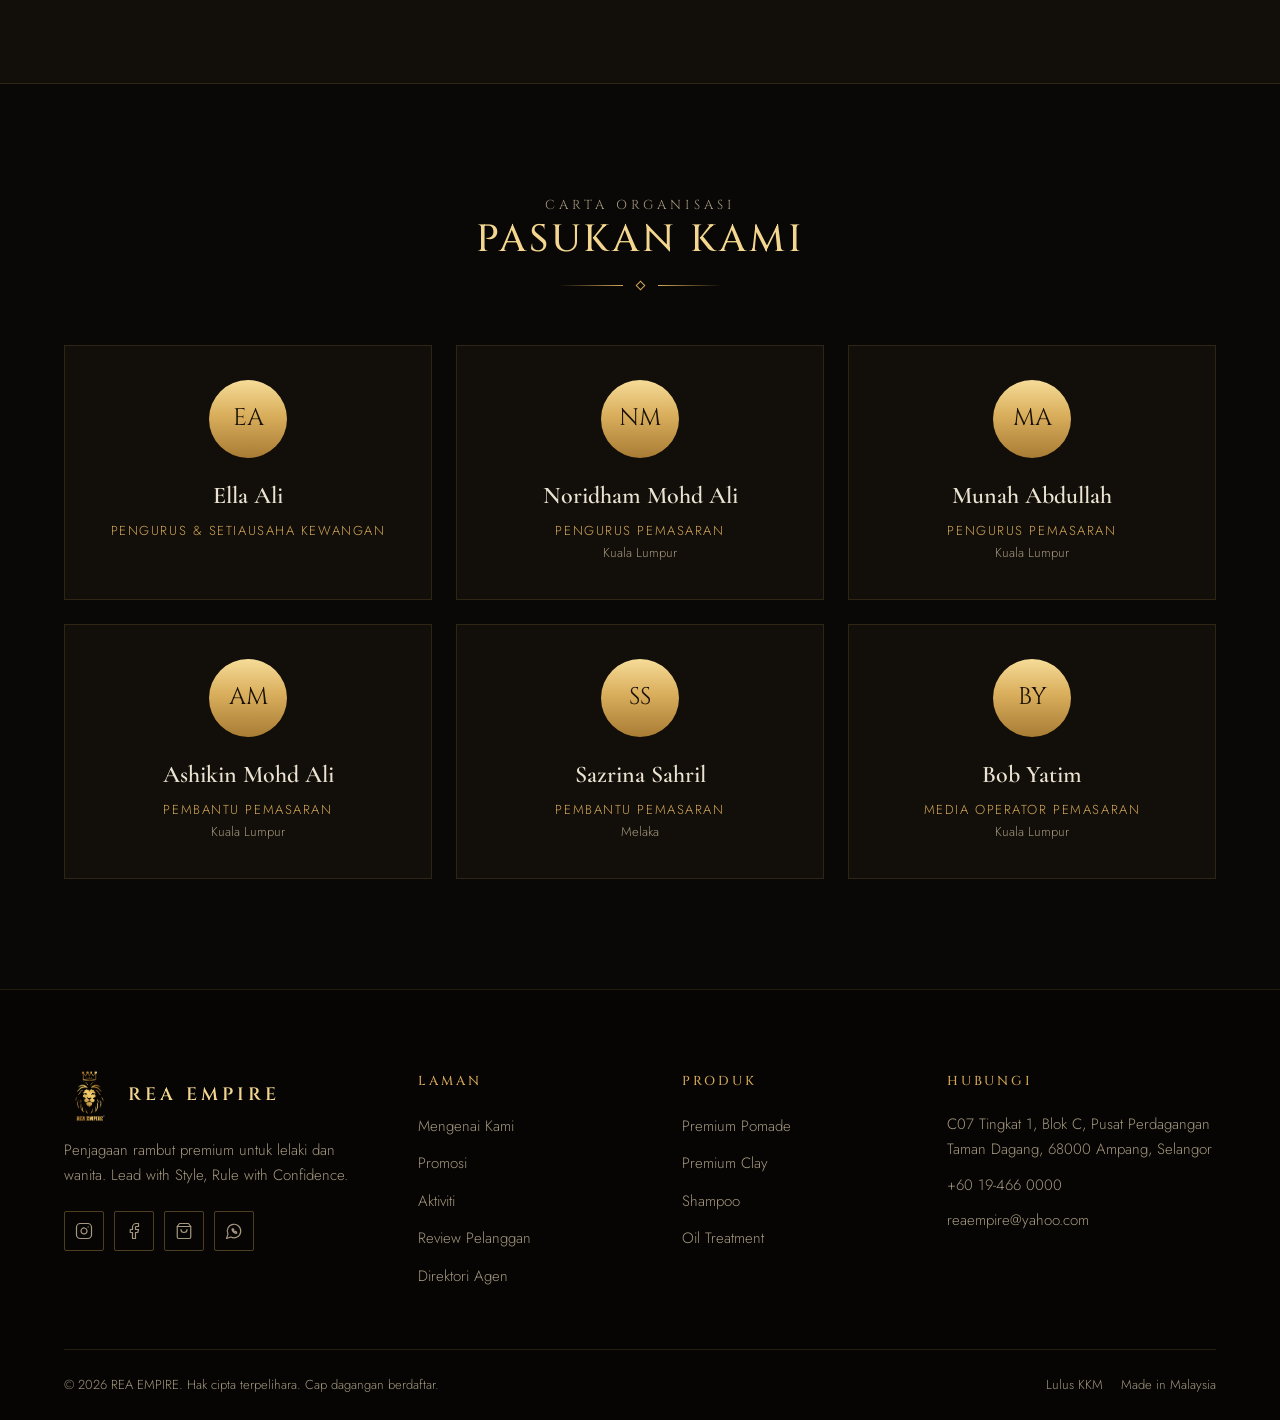
<file: mengenai-kami.html>
<!DOCTYPE html>
<html lang="ms">
<head>
  <meta charset="utf-8">
  <meta name="viewport" content="width=device-width, initial-scale=1">
  <title>Mengenai Kami — REA Empire</title>
  <meta name="description" content="REA Empire ditubuhkan pada 2019 sebagai syarikat 100% Bumiputera yang menyediakan penjagaan rambut premium, kini dijual di lebih 3,000 kedai gunting rambut seluruh Malaysia.">
  <meta property="og:type" content="website">
  <meta property="og:title" content="Mengenai Kami — REA Empire">
  <meta property="og:description" content="REA Empire ditubuhkan pada 2019 sebagai syarikat 100% Bumiputera yang menyediakan penjagaan rambut premium, kini dijual di lebih 3,000 kedai gunting rambut seluruh Malaysia.">
  <link rel="canonical" href="https://reaempire.my/mengenai-kami">
  <meta property="og:url" content="https://reaempire.my/mengenai-kami">
  <meta property="og:image" content="https://reaempire.my/assets/img/share-grooming-range-v2.jpg">
  <meta property="og:image:width" content="1200">
  <meta property="og:image:height" content="725">
  <link rel="icon" href="assets/img/logo-transparent-01.webp">
  <link rel="preconnect" href="https://fonts.googleapis.com">
  <link rel="preconnect" href="https://fonts.gstatic.com" crossorigin>
  <link href="https://fonts.googleapis.com/css2?family=Cinzel:wght@400;500;600;700&family=Cormorant+Garamond:ital,wght@0,500;0,600;1,500&family=Jost:wght@300;400;500&display=swap" rel="stylesheet">
  <link rel="stylesheet" href="assets/css/style.css?v=19">
</head>
<body>
  <a class="skip-link" href="#main">Langkau ke kandungan</a>

  <header class="site-header">
    <div class="container header-inner">
      <a class="brand" href="index.html" aria-label="REA Empire — Laman Utama">
        <img src="assets/img/logo-transparent-01.webp" alt="" width="52" height="52">
        <span class="brand-name">REA EMPIRE</span>
      </a>
      <nav class="main-nav" aria-label="Menu utama">
        <ul>
          <li><a href="index.html">Utama</a></li>
          <li><a href="mengenai-kami.html">Mengenai Kami</a></li>
          <li><a href="produk.html">Produk</a></li>
          <li><a href="promosi.html">Promosi</a></li>
          <li><a href="aktiviti.html">Aktiviti</a></li>
          <li><a href="review-pelanggan.html">Review</a></li>
          <li><a href="direktori-agen.html">Agen</a></li>
          <li><a href="hubungikami.html">Hubungi</a></li>
        </ul>
      </nav>
      <div class="header-actions">
        <a class="icon-btn hide-sm" href="https://instagram.com/reaempire" target="_blank" rel="noopener" aria-label="Instagram">
          <svg viewBox="0 0 24 24" fill="none" stroke="currentColor" stroke-width="1.6" stroke-linecap="round" stroke-linejoin="round"><rect x="2" y="2" width="20" height="20" rx="5"/><path d="M16 11.37A4 4 0 1 1 12.63 8 4 4 0 0 1 16 11.37z"/><line x1="17.5" y1="6.5" x2="17.51" y2="6.5"/></svg>
        </a>
        <a class="btn btn-gold btn-sm hide-sm" href="produk.html">Beli Sekarang</a>
        <button class="icon-btn nav-toggle" aria-label="Buka menu" aria-expanded="false">
          <svg viewBox="0 0 24 24" fill="none" stroke="currentColor" stroke-width="1.6" stroke-linecap="round"><line x1="4" y1="7" x2="20" y2="7"/><line x1="4" y1="12" x2="20" y2="12"/><line x1="4" y1="17" x2="20" y2="17"/></svg>
        </button>
      </div>
    </div>
  </header>

  <main id="main">
    <section class="page-hero" style="background-image:url('assets/img/handsome-man-cutting-beard-barber-salon.webp')">
      <div class="container">
        <p class="eyebrow">Kisah Kami</p>
        <h1>Mengenai <em class="gold-text">REA Empire</em></h1>
        <div class="divider"><span></span></div>
        <p>Menaikkan taraf penjagaan diri harian rakyat Malaysia sejak 2019.</p>
        <div class="breadcrumb"><a href="index.html">Utama</a> / Mengenai Kami</div>
      </div>
    </section>

    <section class="section">
      <div class="container split">
        <div class="split-media reveal">
          <img src="assets/img/img-2192.webp" alt="Pasukan REA Empire di pejabat Ampang" loading="lazy">
        </div>
        <div class="reveal">
          <p class="eyebrow">Sejak 28 November 2019</p>
          <h2>Jenama Tempatan, <span class="gold-text">Kualiti Premium</span></h2>
          <p>REA EMPIRE adalah milik tunggal 100% Bumiputera yang didaftarkan di bawah Akta Pendaftaran Perniagaan 1956. Kami komited menyediakan penyelesaian penjagaan diri premium untuk lelaki dan wanita, dengan fokus utama pada produk penjagaan rambut seperti syampu, minyak terapeutik dan pomade.</p>
          <p>Syarikat kami ditubuhkan dengan visi menaikkan taraf produk penjagaan harian dengan menggabungkan formulasi inovatif, bahan berkualiti tinggi dan kepakaran profesional. Hari ini, produk kami dijual di lebih daripada 3,000 kedai gunting rambut dan outlet penjagaan diri di seluruh negara.</p>
        </div>
      </div>
    </section>

    <section class="section section-texture">
      <div class="container">
        <div class="section-head reveal">
          <p class="eyebrow">Hala Tuju</p>
          <h2 class="section-title">Visi &amp; Komitmen Kami</h2>
          <div class="divider"><span></span></div>
        </div>
        <div class="features reveal">
          <div class="feature">
            <div class="feature-icon"><svg viewBox="0 0 24 24" fill="none" stroke="currentColor" stroke-width="1.6" stroke-linecap="round" stroke-linejoin="round"><path d="M2 20h20M4 20l-1-11 5 4 4-7 4 7 5-4-1 11"/></svg></div>
            <h3>Jenama Dipercayai</h3>
            <p>Menjadi jenama penjagaan diri tempatan yang diiktiraf dan dipercayai rakyat Malaysia.</p>
          </div>
          <div class="feature">
            <div class="feature-icon"><svg viewBox="0 0 24 24" fill="none" stroke="currentColor" stroke-width="1.6" stroke-linecap="round" stroke-linejoin="round"><path d="M9 3h6M10 3v6L4.5 19a1.5 1.5 0 0 0 1.3 2h12.4a1.5 1.5 0 0 0 1.3-2L14 9V3"/></svg></div>
            <h3>Formulasi Inovatif</h3>
            <p>Bahan berkualiti tinggi yang diformulasikan untuk cuaca dan gaya hidup tempatan.</p>
          </div>
          <div class="feature">
            <div class="feature-icon"><svg viewBox="0 0 24 24" fill="none" stroke="currentColor" stroke-width="1.6" stroke-linecap="round" stroke-linejoin="round"><circle cx="6" cy="6" r="3"/><circle cx="6" cy="18" r="3"/><line x1="20" y1="4" x2="8.1" y2="15.9"/><line x1="14.5" y1="14.5" x2="20" y2="20"/><line x1="8.1" y1="8.1" x2="12" y2="12"/></svg></div>
            <h3>Sokong Barber</h3>
            <p>Membantu tukang gunting dan profesional penjagaan diri tempatan berkembang.</p>
          </div>
          <div class="feature">
            <div class="feature-icon"><svg viewBox="0 0 24 24" fill="none" stroke="currentColor" stroke-width="1.6" stroke-linecap="round" stroke-linejoin="round"><path d="M12 22s8-4 8-10V5l-8-3-8 3v7c0 6 8 10 8 10z"/><path d="m9 12 2 2 4-4"/></svg></div>
            <h3>Selamat &amp; Diluluskan</h3>
            <p>Setiap produk diluluskan KKM — boleh dipercayai, selamat dan berkesan.</p>
          </div>
        </div>
      </div>
    </section>

    <section class="section">
      <div class="container">
        <div class="section-head reveal">
          <p class="eyebrow">Perjalanan</p>
          <h2 class="section-title">Membina Empayar</h2>
          <div class="divider"><span></span></div>
        </div>
        <div class="timeline reveal">
          <div class="timeline-item">
            <h3>2019 — Permulaan</h3>
            <p>REA EMPIRE ditubuhkan pada 28 November 2019 di Ampang, Selangor.</p>
          </div>
          <div class="timeline-item">
            <h3>Rangkaian Barber</h3>
            <p>Produk kami menembusi pasaran runcit dan kini dijual di lebih 3,000 kedai gunting rambut seluruh Malaysia.</p>
          </div>
          <div class="timeline-item">
            <h3>Kelulusan KKM</h3>
            <p>Setiap produk disahkan oleh Kementerian Kesihatan Malaysia.</p>
          </div>
          <div class="timeline-item">
            <h3>Bukit Bintang</h3>
            <p>Kempen pengiklanan berimpak tinggi di skrin LED berskala besar di tengah ibu kota.</p>
          </div>
          <div class="timeline-item">
            <h3>Hari Ini</h3>
            <p>Terus berkembang dengan produk baharu, program agen dan inisiatif komuniti.</p>
          </div>
        </div>
      </div>
    </section>

    <section class="section section-alt">
      <div class="container">
        <div class="section-head reveal">
          <p class="eyebrow">Kepimpinan</p>
          <h2 class="section-title">Pengasas Kami</h2>
          <div class="divider"><span></span></div>
        </div>
        <div class="owner-card reveal">
          <div class="avatar" aria-hidden="true">MA</div>
          <div>
            <p class="eyebrow">Pengurus Besar · Pemilik Tunggal</p>
            <h3>Tuan Mohd Ali</h3>
            <dl class="info-list">
              <div><dt>Pengalaman</dt><dd>10 tahun dalam perniagaan</dd></div>
              <div><dt>Pendidikan</dt><dd>Sarjana Profesional dalam Pengajian Kecantikan</dd></div>
              <div><dt>Pejabat</dt><dd>Pusat Perdagangan Taman Dagang, Ampang</dd></div>
              <div><dt>Kewarganegaraan</dt><dd>Malaysia</dd></div>
            </dl>
          </div>
        </div>
      </div>
    </section>

    <section class="section">
      <div class="container">
        <div class="section-head reveal">
          <p class="eyebrow">Carta Organisasi</p>
          <h2 class="section-title">Pasukan Kami</h2>
          <div class="divider"><span></span></div>
        </div>
        <div class="team-grid">
          <div class="team-card reveal"><div class="avatar" aria-hidden="true">EA</div><h3>Ella Ali</h3><div class="role">Pengurus &amp; Setiausaha Kewangan</div></div>
          <div class="team-card reveal"><div class="avatar" aria-hidden="true">NM</div><h3>Noridham Mohd Ali</h3><div class="role">Pengurus Pemasaran</div><div class="loc">Kuala Lumpur</div></div>
          <div class="team-card reveal"><div class="avatar" aria-hidden="true">MA</div><h3>Munah Abdullah</h3><div class="role">Pengurus Pemasaran</div><div class="loc">Kuala Lumpur</div></div>
          <div class="team-card reveal"><div class="avatar" aria-hidden="true">AM</div><h3>Ashikin Mohd Ali</h3><div class="role">Pembantu Pemasaran</div><div class="loc">Kuala Lumpur</div></div>
          <div class="team-card reveal"><div class="avatar" aria-hidden="true">SS</div><h3>Sazrina Sahril</h3><div class="role">Pembantu Pemasaran</div><div class="loc">Melaka</div></div>
          <div class="team-card reveal"><div class="avatar" aria-hidden="true">BY</div><h3>Bob Yatim</h3><div class="role">Media Operator Pemasaran</div><div class="loc">Kuala Lumpur</div></div>
        </div>
      </div>
    </section>
  </main>

  <footer class="site-footer">
    <div class="container">
      <div class="footer-grid">
        <div class="footer-about">
          <a class="brand" href="index.html">
            <img src="assets/img/logo-transparent-01.webp" alt="" width="52" height="52">
            <span class="brand-name">REA EMPIRE</span>
          </a>
          <p>Penjagaan rambut premium untuk lelaki dan wanita. Lead with Style, Rule with Confidence.</p>
          <div class="socials">
            <a class="icon-btn" href="https://instagram.com/reaempire" target="_blank" rel="noopener" aria-label="Instagram"><svg viewBox="0 0 24 24" fill="none" stroke="currentColor" stroke-width="1.6" stroke-linecap="round" stroke-linejoin="round"><rect x="2" y="2" width="20" height="20" rx="5"/><path d="M16 11.37A4 4 0 1 1 12.63 8 4 4 0 0 1 16 11.37z"/><line x1="17.5" y1="6.5" x2="17.51" y2="6.5"/></svg></a>
            <a class="icon-btn" href="https://facebook.com/share/18JDNYexbV/?mibextid=wwXIfr" target="_blank" rel="noopener" aria-label="Facebook"><svg viewBox="0 0 24 24" fill="none" stroke="currentColor" stroke-width="1.6" stroke-linecap="round" stroke-linejoin="round"><path d="M18 2h-3a5 5 0 0 0-5 5v3H7v4h3v8h4v-8h3l1-4h-4V7a1 1 0 0 1 1-1h3z"/></svg></a>
            <a class="icon-btn" href="https://shopee.com.my/reaempire" target="_blank" rel="noopener" aria-label="Shopee"><svg viewBox="0 0 24 24" fill="none" stroke="currentColor" stroke-width="1.6" stroke-linecap="round" stroke-linejoin="round"><path d="M6 2 3 6v14a2 2 0 0 0 2 2h14a2 2 0 0 0 2-2V6l-3-4Z"/><line x1="3" y1="6" x2="21" y2="6"/><path d="M16 10a4 4 0 0 1-8 0"/></svg></a>
            <a class="icon-btn" href="https://wa.me/60194660000" target="_blank" rel="noopener" aria-label="WhatsApp"><svg viewBox="0 0 24 24" fill="none" stroke="currentColor" stroke-width="1.6" stroke-linecap="round" stroke-linejoin="round"><path d="M7.9 20A9 9 0 1 0 4 16.1L2 22Z"/><path d="M9.5 9.5c.3 1.6 1.4 3.1 3 4l1-1 2 1v1.5c-3 .5-6.5-3-6-6h1.5l1 2z"/></svg></a>
          </div>
        </div>
        <div>
          <h4>Laman</h4>
          <ul>
            <li><a href="mengenai-kami.html">Mengenai Kami</a></li>
            <li><a href="promosi.html">Promosi</a></li>
            <li><a href="aktiviti.html">Aktiviti</a></li>
            <li><a href="review-pelanggan.html">Review Pelanggan</a></li>
            <li><a href="direktori-agen.html">Direktori Agen</a></li>
          </ul>
        </div>
        <div>
          <h4>Produk</h4>
          <ul>
            <li><a href="produk.html#premium-pomade-new">Premium Pomade</a></li>
            <li><a href="produk.html#ea-premium-clay">Premium Clay</a></li>
            <li><a href="produk.html#ea-shampoo">Shampoo</a></li>
            <li><a href="produk.html#ea-oil-treatment">Oil Treatment</a></li>
          </ul>
        </div>
        <div>
          <h4>Hubungi</h4>
          <ul class="footer-contact">
            <li>C07 Tingkat 1, Blok C, Pusat Perdagangan Taman Dagang, 68000 Ampang, Selangor</li>
            <li><a href="tel:+60194660000">+60 19-466 0000</a></li>
            <li><a href="mailto:reaempire@yahoo.com">reaempire@yahoo.com</a></li>
          </ul>
        </div>
      </div>
      <div class="footer-bottom">
        <span>© <span data-year>2025</span> REA EMPIRE. Hak cipta terpelihara. Cap dagangan berdaftar.</span>
        <span class="footer-badges"><span>Lulus KKM</span><span>Made in Malaysia</span></span>
      </div>
    </div>
  </footer>

  <nav class="tab-bar" aria-label="Navigasi aplikasi">
    <a href="index.html" data-tab="index"><svg viewBox="0 0 24 24" fill="none" stroke="currentColor" stroke-width="1.7" stroke-linecap="round" stroke-linejoin="round"><path d="M3 10.5 12 3l9 7.5V20a1 1 0 0 1-1 1h-5v-6h-6v6H4a1 1 0 0 1-1-1z"/></svg><span>Utama</span></a>
    <a href="produk.html" data-tab="produk"><svg viewBox="0 0 24 24" fill="none" stroke="currentColor" stroke-width="1.7" stroke-linecap="round" stroke-linejoin="round"><path d="M6 2 3 6v14a2 2 0 0 0 2 2h14a2 2 0 0 0 2-2V6l-3-4Z"/><line x1="3" y1="6" x2="21" y2="6"/><path d="M16 10a4 4 0 0 1-8 0"/></svg><span>Produk</span></a>
    <a class="tab-cta" href="https://wa.me/60194660000" target="_blank" rel="noopener" aria-label="WhatsApp"><span class="tab-cta-icon"><svg viewBox="0 0 24 24" fill="none" stroke="currentColor" stroke-width="1.7" stroke-linecap="round" stroke-linejoin="round"><path d="M7.9 20A9 9 0 1 0 4 16.1L2 22Z"/><path d="M9.5 9.5c.3 1.6 1.4 3.1 3 4l1-1 2 1v1.5c-3 .5-6.5-3-6-6h1.5l1 2z"/></svg></span><span>Beli</span></a>
    <a href="review-pelanggan.html" data-tab="review-pelanggan"><svg viewBox="0 0 24 24" fill="none" stroke="currentColor" stroke-width="1.7" stroke-linecap="round" stroke-linejoin="round"><path d="m12 2 3.1 6.3 6.9 1-5 4.9 1.2 6.8L12 17.8 5.8 21l1.2-6.8-5-4.9 6.9-1z"/></svg><span>Review</span></a>
    <button type="button" class="tab-menu" aria-label="Menu lain"><svg viewBox="0 0 24 24" fill="none" stroke="currentColor" stroke-width="1.7" stroke-linecap="round" stroke-linejoin="round"><circle cx="5" cy="12" r="1.3"/><circle cx="12" cy="12" r="1.3"/><circle cx="19" cy="12" r="1.3"/></svg><span>Menu</span></button>
  </nav>

  <a class="wa-float" href="https://wa.me/60194660000" target="_blank" rel="noopener" aria-label="WhatsApp REA Empire">
    <svg viewBox="0 0 24 24" fill="none" stroke="currentColor" stroke-width="1.8" stroke-linecap="round" stroke-linejoin="round"><path d="M7.9 20A9 9 0 1 0 4 16.1L2 22Z"/><path d="M9.5 9.5c.3 1.6 1.4 3.1 3 4l1-1 2 1v1.5c-3 .5-6.5-3-6-6h1.5l1 2z"/></svg>
  </a>

  <script src="assets/js/main.js?v=12"></script>
</body>
</html>
</file>
<file: assets/css/style.css>
/* REA EMPIRE — luxury black & gold theme */

:root {
  --bg: #0a0806;
  --bg-2: #120e09;
  --bg-3: #1a140c;
  --line: rgba(212, 168, 87, 0.35);
  --line-soft: rgba(212, 168, 87, 0.15);
  --gold: #d4a857;
  --gold-light: #f3d68f;
  --gold-dark: #9c7533;
  --gold-grad: linear-gradient(180deg, #f6dc98 0%, #d9ae5c 45%, #a97c35 100%);
  --text: #ebe3d2;
  --muted: #a5987f;
  --font-display: "Cormorant Garamond", Georgia, serif;
  --font-title: "Cinzel", Georgia, serif;
  --font-body: "Jost", "Helvetica Neue", Arial, sans-serif;
  --container: 1200px;
  --header-h: 84px;
  --radius: 2px;
}

*, *::before, *::after { box-sizing: border-box; }

html { scroll-behavior: smooth; }

body {
  margin: 0;
  background: var(--bg);
  color: var(--text);
  font-family: var(--font-body);
  font-size: 16px;
  font-weight: 300;
  line-height: 1.7;
  -webkit-font-smoothing: antialiased;
  overflow-x: hidden;
}

img { max-width: 100%; display: block; }
[hidden] { display: none !important; }
a { color: inherit; text-decoration: none; }
button, input, textarea, select { font: inherit; color: inherit; }

.container {
  width: 100%;
  max-width: var(--container);
  margin: 0 auto;
  padding: 0 24px;
}

.skip-link {
  position: absolute; left: -9999px; top: 0;
  background: var(--gold); color: #000; padding: 8px 16px; z-index: 100;
}
.skip-link:focus { left: 16px; }

/* ---------- Typography ---------- */

.eyebrow {
  font-family: var(--font-title);
  font-size: 13px;
  letter-spacing: 0.32em;
  text-transform: uppercase;
  color: var(--gold);
  margin: 0 0 14px;
}

.section-title {
  font-family: var(--font-title);
  font-weight: 500;
  font-size: clamp(26px, 3.4vw, 38px);
  letter-spacing: 0.08em;
  text-transform: uppercase;
  color: var(--gold-light);
  margin: 0 0 16px;
  line-height: 1.25;
}

.section-head { text-align: center; max-width: 720px; margin: 0 auto 56px; }
.section-head p { color: var(--muted); margin: 0; }

.divider {
  display: flex; align-items: center; justify-content: center; gap: 14px;
  margin: 18px auto 22px; color: var(--gold);
}
.divider::before, .divider::after {
  content: ""; width: 64px; height: 1px;
  background: linear-gradient(90deg, transparent, var(--gold));
}
.divider::after { transform: scaleX(-1); }
.divider span { width: 7px; height: 7px; transform: rotate(45deg); border: 1px solid var(--gold); }

.gold-text {
  background: var(--gold-grad);
  -webkit-background-clip: text; background-clip: text;
  color: transparent;
}

/* ---------- Buttons ---------- */

.btn {
  display: inline-flex; align-items: center; justify-content: center; gap: 10px;
  padding: 14px 30px;
  font-family: var(--font-title);
  font-size: 13px;
  font-weight: 600;
  letter-spacing: 0.18em;
  text-transform: uppercase;
  border: 1px solid var(--gold);
  border-radius: var(--radius);
  cursor: pointer;
  transition: transform .25s ease, box-shadow .25s ease, background .25s ease, color .25s ease;
}
.btn-gold { background: var(--gold-grad); color: #1a1206; border-color: #e5c06f; }
.btn-gold:hover { transform: translateY(-2px); box-shadow: 0 10px 30px rgba(212, 168, 87, 0.35); }
.btn-outline { background: transparent; color: var(--gold-light); }
.btn-outline:hover { background: rgba(212, 168, 87, 0.12); }
.btn-sm { padding: 10px 20px; font-size: 11px; }
.btn svg { width: 18px; height: 18px; flex: none; }

/* ---------- Header ---------- */

.site-header {
  position: fixed; inset: 0 0 auto 0; z-index: 50;
  height: var(--header-h);
  transition: background .3s ease, border-color .3s ease;
  border-bottom: 1px solid transparent;
}
.site-header.scrolled {
  background: rgba(10, 8, 6, 0.92);
  backdrop-filter: blur(10px);
  border-bottom-color: var(--line-soft);
}
.header-inner {
  height: 100%;
  display: flex; align-items: center; justify-content: space-between; gap: 24px;
}
.brand { display: flex; align-items: center; gap: 12px; }
.brand img { width: 52px; height: 52px; object-fit: contain; }
.brand-name {
  font-family: var(--font-title); font-weight: 600;
  font-size: 18px; letter-spacing: 0.22em; color: var(--gold-light);
  white-space: nowrap;
}

.main-nav ul { list-style: none; margin: 0; padding: 0; display: flex; gap: 24px; }
.header-actions .btn { white-space: nowrap; }
.main-nav a {
  font-size: 13px; letter-spacing: 0.12em; text-transform: uppercase;
  color: var(--text); position: relative; padding: 6px 0; white-space: nowrap;
  transition: color .2s ease;
}
.main-nav a::after {
  content: ""; position: absolute; left: 0; right: 0; bottom: 0; height: 1px;
  background: var(--gold); transform: scaleX(0); transition: transform .3s ease;
}
.main-nav a:hover, .main-nav a.active { color: var(--gold-light); }
.main-nav a:hover::after, .main-nav a.active::after { transform: scaleX(1); }

.header-actions { display: flex; align-items: center; gap: 12px; }
.icon-btn {
  width: 40px; height: 40px; display: grid; place-items: center;
  border: 1px solid var(--line); border-radius: var(--radius); color: var(--gold-light);
  background: transparent; cursor: pointer; transition: background .2s ease;
}
.icon-btn:hover { background: rgba(212, 168, 87, 0.12); }
.icon-btn svg { width: 18px; height: 18px; }
.nav-toggle { display: none; }

/* ---------- Hero ---------- */

.hero {
  position: relative;
  padding: calc(var(--header-h) + 40px) 0 80px;
  background:
    radial-gradient(ellipse at 70% 40%, rgba(160, 110, 40, 0.28), transparent 60%),
    var(--bg);
  overflow: hidden;
}
.hero-frame {
  position: relative;
  border: 1px solid var(--line);
  min-height: 600px;
  display: grid; grid-template-columns: 1.05fr 1fr; align-items: center;
  overflow: hidden;
  background: linear-gradient(120deg, rgba(20, 15, 8, 0.95), rgba(30, 20, 8, 0.6));
}
.hero-frame::before {
  content: ""; position: absolute; inset: 10px; border: 1px solid var(--line-soft); pointer-events: none; z-index: 3;
}
.hero-copy { position: relative; z-index: 2; padding: 64px 56px; }
.hero h1 {
  font-family: var(--font-display);
  font-weight: 500;
  font-size: clamp(42px, 5vw, 72px);
  line-height: 1.05;
  margin: 0 0 22px;
  color: var(--text);
}
.hero h1 em { font-style: italic; display: block; }
.hero-lead { font-size: 18px; color: var(--muted); max-width: 460px; margin: 0 0 34px; }
.hero-cta { display: flex; flex-wrap: wrap; gap: 14px; }
.hero-media { position: absolute; inset: 0 0 0 38%; z-index: 1; }
.hero-media img { width: 100%; height: 100%; object-fit: cover; object-position: center; }
.hero-media::after {
  content: ""; position: absolute; inset: 0;
  background:
    linear-gradient(90deg, rgba(18, 13, 7, 1) 0%, rgba(18, 13, 7, 0.55) 30%, rgba(18, 13, 7, 0.05) 70%),
    linear-gradient(0deg, rgba(10, 8, 6, 0.75), transparent 40%);
}
.sparkles { position: absolute; inset: 0; width: 100%; height: 100%; z-index: 2; pointer-events: none; }

.hero-badges {
  display: flex; flex-wrap: wrap; gap: 22px; margin-top: 40px;
  font-size: 12px; letter-spacing: 0.14em; text-transform: uppercase; color: var(--muted);
}
.hero-badges span { display: inline-flex; align-items: center; gap: 8px; }
.hero-badges span::before { content: "◆"; color: var(--gold); font-size: 9px; }

/* Poster hero (homepage) */
.sr-only {
  position: absolute; width: 1px; height: 1px; padding: 0; margin: -1px;
  overflow: hidden; clip: rect(0 0 0 0); white-space: nowrap; border: 0;
}
.hero-poster { display: block; min-height: 0; background: var(--bg); }
.hero-poster img { width: 100%; height: auto; aspect-ratio: 1613 / 975; object-fit: cover; }
.hero-bar {
  display: flex; align-items: center; justify-content: space-between; gap: 32px;
  padding: 28px 0 0;
}
.hero-bar .hero-lead { margin: 0; max-width: 560px; font-size: 17px; }
.hero-bar .hero-badges { margin-top: 14px; }
.hero-bar .hero-cta { flex: none; }

/* Page hero (inner pages) */
.page-hero {
  position: relative;
  padding: calc(var(--header-h) + 90px) 0 90px;
  text-align: center;
  background-size: cover; background-position: center;
  border-bottom: 1px solid var(--line-soft);
  overflow: hidden;
}
.page-hero::before {
  content: ""; position: absolute; inset: 0;
  background: linear-gradient(180deg, rgba(10, 8, 6, 0.75), rgba(10, 8, 6, 0.92));
}
.page-hero .container { position: relative; z-index: 2; }
.page-hero h1 {
  font-family: var(--font-display); font-weight: 500;
  font-size: clamp(40px, 5.5vw, 68px); margin: 0; line-height: 1.1;
}
.page-hero p { color: var(--muted); max-width: 640px; margin: 0 auto; }
.breadcrumb { font-size: 12px; letter-spacing: 0.2em; text-transform: uppercase; color: var(--muted); margin-top: 18px; }
.breadcrumb a { color: var(--gold); }

/* ---------- Sections ---------- */

.section { padding: 110px 0; position: relative; }
.section-alt { background: var(--bg-2); border-top: 1px solid var(--line-soft); border-bottom: 1px solid var(--line-soft); }
.section-texture {
  background:
    linear-gradient(rgba(10, 8, 6, 0.88), rgba(10, 8, 6, 0.94)),
    url("../img/5798105.webp") center / cover fixed;
}

/* Stats */
.stats {
  display: grid; grid-template-columns: repeat(4, 1fr);
  border: 1px solid var(--line);
  background: var(--bg-2);
}
.stat { padding: 34px 20px; text-align: center; border-right: 1px solid var(--line-soft); }
.stat:last-child { border-right: 0; }
.stat strong {
  display: block; font-family: var(--font-display); font-weight: 600;
  font-size: 46px; line-height: 1;
}
.stat span { font-size: 12px; letter-spacing: 0.18em; text-transform: uppercase; color: var(--muted); }
.stats-wrap { margin-top: -40px; position: relative; z-index: 5; }

/* Product cards */
.product-grid { display: grid; grid-template-columns: repeat(4, 1fr); gap: 24px; }
.product-card {
  position: relative;
  border: 1px solid var(--line-soft);
  background:
    radial-gradient(circle at 50% 38%, rgba(212, 168, 87, 0.22), transparent 62%),
    linear-gradient(180deg, var(--bg-3), var(--bg));
  display: flex; flex-direction: column; text-align: center;
  transition: border-color .3s ease, transform .3s ease;
}
.product-card:hover { border-color: var(--gold); transform: translateY(-4px); }
.product-media {
  position: relative; aspect-ratio: 1 / 1; --pad: 34px;
}
.product-media img {
  position: absolute; inset: var(--pad);
  width: calc(100% - 2 * var(--pad)); height: calc(100% - 2 * var(--pad)); object-fit: contain;
  filter: drop-shadow(0 18px 24px rgba(0, 0, 0, 0.6));
  transition: transform .5s ease;
}
.product-card:hover .product-media img { transform: scale(1.06); }
.product-body { padding: 0 22px 26px; display: flex; flex-direction: column; flex: 1; }
.product-body h3 {
  font-family: var(--font-display); font-weight: 600; font-size: 25px; margin: 0 0 6px; color: var(--text);
}
.product-body p { color: var(--muted); font-size: 14px; margin: 0 0 16px; flex: 1; }
.price { font-family: var(--font-title); font-size: 19px; letter-spacing: 0.08em; color: var(--gold-light); margin-bottom: 16px; }
.buy-stack { display: grid; gap: 8px; }
.buy-row { display: flex; flex-wrap: wrap; gap: 12px; }

.tag-new {
  position: absolute; top: 14px; left: 14px;
  font-family: var(--font-title); font-size: 10px; font-weight: 700; letter-spacing: 0.2em;
  padding: 5px 10px; background: var(--gold-grad); color: #1a1206;
}

.filter-bar { display: flex; justify-content: center; flex-wrap: wrap; gap: 10px; margin-bottom: 44px; }
.filter-bar button {
  background: transparent; border: 1px solid var(--line-soft); padding: 10px 20px; cursor: pointer;
  font-size: 12px; letter-spacing: 0.16em; text-transform: uppercase; color: var(--muted);
}
.filter-bar button.active, .filter-bar button:hover { border-color: var(--gold); color: var(--gold-light); }

/* Product detail list (produk page) */
.product-row {
  display: grid; grid-template-columns: 1fr 1.2fr; gap: 60px; align-items: center;
  padding: 60px 0; border-bottom: 1px solid var(--line-soft);
}
.product-row:nth-child(even) .product-row-media { order: 2; }
.product-row-media {
  aspect-ratio: 1 / 1; border: 1px solid var(--line-soft); --pad: 60px;
  background: radial-gradient(circle at 50% 45%, rgba(212, 168, 87, 0.25), transparent 60%), var(--bg-2);
  position: relative;
}
.product-row-media img { position: absolute; inset: var(--pad); width: calc(100% - 2 * var(--pad)); height: calc(100% - 2 * var(--pad)); object-fit: contain; filter: drop-shadow(0 24px 30px rgba(0,0,0,.65)); }
.product-row h3 { font-family: var(--font-display); font-weight: 600; font-size: clamp(32px, 3.6vw, 46px); margin: 0 0 10px; line-height: 1.1; }
.product-row .price { font-size: 24px; }
.product-row p { color: var(--muted); }
.feature-list { list-style: none; padding: 0; margin: 0 0 28px; display: grid; gap: 8px; }
.feature-list li { display: flex; gap: 12px; color: var(--text); font-size: 15px; }
.feature-list li::before { content: "◆"; color: var(--gold); font-size: 9px; padding-top: 8px; }

/* Showcase tiles (campaign banners) */
.showcase-grid { display: grid; grid-template-columns: repeat(3, 1fr); gap: 24px; }
.tile {
  border: 1px solid var(--line-soft); background: var(--bg-2); overflow: hidden;
  display: flex; flex-direction: column;
}
.tile-media { overflow: hidden; aspect-ratio: 3 / 2; }
.tile-media img { width: 100%; height: 100%; object-fit: cover; transition: transform .6s ease; }
.tile:hover .tile-media img { transform: scale(1.06); }
.tile-body { padding: 24px; text-align: center; }
.tile-body h3 { font-family: var(--font-display); font-weight: 600; font-size: 25px; margin: 0 0 6px; color: var(--gold-light); }
.tile-body p { color: var(--muted); font-size: 14px; margin: 0 0 18px; }

/* Activities */
.activity-list { display: grid; grid-template-columns: repeat(2, 1fr); gap: 28px; align-items: start; }
.activity-card {
  border: 1px solid var(--line-soft); background: var(--bg-2);
  display: flex; flex-direction: column; overflow: hidden;
  transition: border-color .3s ease;
}
.activity-card:hover { border-color: var(--line); }
/* First photo large, the rest share one row of thumbnails whatever their count */
.gallery.activity-gallery { display: flex; flex-wrap: wrap; gap: 4px; }
.gallery.activity-gallery button { flex: 1 1 0; min-width: 0; aspect-ratio: 4 / 3; border: 0; }
.gallery.activity-gallery button:first-child { flex-basis: 100%; aspect-ratio: 16 / 10; }
.activity-placeholder {
  aspect-ratio: 16 / 10; display: flex; flex-direction: column; align-items: center; justify-content: center; gap: 6px;
  background:
    radial-gradient(circle at 50% 42%, rgba(212, 168, 87, 0.28), transparent 62%),
    linear-gradient(rgba(10, 8, 6, 0.75), rgba(10, 8, 6, 0.9)),
    url("../img/5798105.webp") center / cover;
  text-align: center; padding: 20px;
}
.activity-placeholder img { width: 84px; height: 84px; object-fit: contain; }
.placeholder-title {
  font-family: var(--font-title); font-weight: 600; font-size: 24px; letter-spacing: 0.14em; text-transform: uppercase;
  background: var(--gold-grad); -webkit-background-clip: text; background-clip: text; color: transparent;
}
.placeholder-sub { font-size: 12px; letter-spacing: 0.24em; text-transform: uppercase; color: var(--muted); }
.activity-body { padding: 26px 28px 30px; }
.activity-body h3 { font-family: var(--font-display); font-weight: 600; font-size: 28px; line-height: 1.15; margin: 0 0 10px; }
.activity-body p { color: var(--muted); margin: 0 0 16px; }
.activity-body .feature-list { margin-bottom: 18px; }
.activity-meta { display: flex; flex-wrap: wrap; align-items: center; gap: 8px 14px; margin-bottom: 14px; font-size: 13px; color: var(--muted); }
.chip {
  font-family: var(--font-title); font-size: 11px; font-weight: 600; letter-spacing: 0.16em; text-transform: uppercase;
  padding: 5px 12px; border: 1px solid var(--gold); color: var(--gold-light); border-radius: 999px;
}
.text-link { color: var(--gold-light); font-size: 14px; letter-spacing: 0.04em; border-bottom: 1px solid var(--line); padding-bottom: 2px; }
.text-link:hover { border-color: var(--gold); }
.activity-featured { grid-column: 1 / -1; display: grid; grid-template-columns: 1.1fr 1fr; align-items: stretch; }
.activity-featured .activity-placeholder { aspect-ratio: auto; min-height: 100%; }
.activity-featured .activity-body { padding: 40px; align-self: center; }
.activity-featured h3 { font-size: 36px; }

/* Story (tabloid article) */
.story-narrow { max-width: 860px; }
.story-head { padding: calc(var(--header-h) + 60px) 0 40px; text-align: center; }
.story-crumb { margin: 0 0 22px; }
.story-head h1 {
  font-family: var(--font-display); font-weight: 600;
  font-size: clamp(40px, 6vw, 76px); line-height: 1.02; margin: 0 0 22px;
}
.story-head h1 em { display: block; }
.story-standfirst { font-family: var(--font-display); font-style: italic; font-size: clamp(20px, 2.2vw, 25px); line-height: 1.45; color: var(--text); margin: 0 auto 26px; max-width: 720px; }
.story-highlight {
  position: relative; max-width: 780px; margin: 0 auto 30px; padding: 24px 30px;
  font-family: var(--font-display); font-size: clamp(21px, 2.4vw, 28px); line-height: 1.4; color: var(--text);
  border: 1px solid var(--line);
  background: linear-gradient(180deg, rgba(212, 168, 87, 0.14), rgba(212, 168, 87, 0.04));
}
.story-highlight::before, .story-highlight::after {
  content: ""; position: absolute; left: 50%; width: 60px; height: 2px; margin-left: -30px; background: var(--gold-grad);
}
.story-highlight::before { top: -1px; }
.story-highlight::after { bottom: -1px; }
.story-highlight strong {
  font-weight: 600; background: var(--gold-grad); -webkit-background-clip: text; background-clip: text; color: transparent;
}
.story-stats {
  display: grid; grid-template-columns: repeat(4, 1fr); max-width: 780px; margin: 0 auto 28px;
  border: 1px solid var(--line-soft); background: var(--bg-2);
}
.story-stats > div { padding: 18px 10px; border-right: 1px solid var(--line-soft); }
.story-stats > div:last-child { border-right: 0; }
.story-stats strong { display: block; font-family: var(--font-display); font-weight: 600; font-size: 30px; line-height: 1.1; }
.story-stats span { font-size: 11px; letter-spacing: 0.12em; text-transform: uppercase; color: var(--muted); }
.story-byline {
  display: flex; flex-wrap: wrap; justify-content: center; gap: 8px 22px;
  font-size: 12px; letter-spacing: 0.16em; text-transform: uppercase; color: var(--muted);
  border-top: 1px solid var(--line-soft); border-bottom: 1px solid var(--line-soft); padding: 14px 0;
}
.story-byline span + span::before { content: "◆"; color: var(--gold); font-size: 8px; margin-right: 22px; vertical-align: 2px; }
.story-cover { margin: 0; }
.story-cover img { width: 100%; height: auto; aspect-ratio: 1080 / 460; object-fit: cover; border: 1px solid var(--line); }
.story-gallery .activity-placeholder { aspect-ratio: 4 / 3; border: 1px solid var(--line-soft); padding: 10px; }
.story-gallery .activity-placeholder img { width: 52px; height: 52px; }
.story-gallery .placeholder-title { font-size: 18px; }
.story-cover figcaption { margin-top: 10px; font-size: 13px; font-style: italic; color: var(--muted); text-align: center; }
/* Uniform photo grid: every photo is 4:3 */
.gallery.story-gallery { grid-template-columns: repeat(3, 1fr); gap: 12px; }
.gallery.story-gallery button { aspect-ratio: 4 / 3; }
.story-gallery-wrap { padding-top: 30px; padding-bottom: 50px; }
.activity-featured .activity-gallery { align-self: start; }
.story-layout { display: grid; grid-template-columns: minmax(0, 1fr) 320px; gap: 64px; padding-top: 56px; padding-bottom: 40px; align-items: start; }
.story-body { font-size: 18px; line-height: 1.8; color: var(--text); }
.story-body p { margin: 0 0 22px; color: #d9d0bd; }
.story-body .lead { font-size: 21px; line-height: 1.7; color: var(--text); }
.story-body .lead::first-letter {
  float: left; font-family: var(--font-display); font-weight: 600; font-size: 88px; line-height: 0.8;
  padding: 8px 12px 0 0; color: var(--gold-light);
}
.story-body h2 {
  font-family: var(--font-title); font-weight: 500; font-size: 20px; letter-spacing: 0.1em; text-transform: uppercase;
  color: var(--gold-light); margin: 44px 0 14px; padding-top: 18px; border-top: 1px solid var(--line-soft);
}
.story-body strong { color: var(--gold-light); font-weight: 500; }
.story-body .feature-list { margin-bottom: 22px; }
.story-body .feature-list li { font-size: 17px; color: #d9d0bd; }
.story-pull {
  margin: 40px 0; padding: 26px 0 26px 28px; border-left: 2px solid var(--gold);
  font-family: var(--font-display); font-style: italic; font-size: clamp(24px, 2.6vw, 32px); line-height: 1.35; color: var(--gold-light);
}
.story-aside { position: sticky; top: calc(var(--header-h) + 24px); display: grid; gap: 18px; }
.fact-box { border: 1px solid var(--line); background: var(--bg-2); padding: 26px 24px; }
.fact-box dl { margin: 0; display: grid; gap: 14px; }
.fact-box dt { font-size: 11px; letter-spacing: 0.2em; text-transform: uppercase; color: var(--gold); }
.fact-box dd { margin: 2px 0 0; font-size: 15px; line-height: 1.5; }
.fact-cta p:not(.eyebrow) { color: var(--muted); font-size: 15px; margin: 0 0 18px; }
.fact-cta .btn { width: 100%; }
.story-foot { padding-bottom: 90px; text-align: center; }

/* Split feature */
.split { display: grid; grid-template-columns: 1fr 1fr; gap: 70px; align-items: center; }
.split-media { position: relative; }
.split-media img { width: 100%; aspect-ratio: 4 / 3; object-fit: cover; border: 1px solid var(--line); }
.split-media::before {
  content: ""; position: absolute; inset: -16px 16px 16px -16px; border: 1px solid var(--line-soft); z-index: -1;
}
.split h2 { font-family: var(--font-display); font-weight: 500; font-size: clamp(34px, 4vw, 52px); line-height: 1.1; margin: 0 0 20px; }
.split p { color: var(--muted); }

/* Features */
.features { display: grid; grid-template-columns: repeat(4, 1fr); gap: 1px; background: var(--line-soft); border: 1px solid var(--line-soft); }
.feature { background: var(--bg); padding: 40px 28px; text-align: center; }
.feature-icon {
  width: 62px; height: 62px; margin: 0 auto 20px; display: grid; place-items: center;
  border: 1px solid var(--line); transform: rotate(45deg); color: var(--gold-light);
}
.feature-icon svg { width: 24px; height: 24px; transform: rotate(-45deg); }
.feature h3 { font-family: var(--font-title); font-weight: 500; font-size: 15px; letter-spacing: 0.14em; text-transform: uppercase; margin: 0 0 10px; color: var(--gold-light); }
.feature p { color: var(--muted); font-size: 14px; margin: 0; }

/* Testimonials */
.testimonial-grid { display: grid; grid-template-columns: repeat(2, 1fr); gap: 24px; }
.testimonial {
  border: 1px solid var(--line-soft); background: linear-gradient(180deg, var(--bg-3), var(--bg-2));
  padding: 40px 36px; position: relative;
}
.testimonial::before {
  content: "\201C"; position: absolute; top: 4px; right: 26px;
  font-family: var(--font-display); font-size: 110px; line-height: 1; color: rgba(212, 168, 87, 0.25);
}
.testimonial blockquote { margin: 0 0 22px; font-family: var(--font-display); font-size: 23px; font-style: italic; line-height: 1.45; }
.testimonial cite { font-style: normal; font-size: 13px; letter-spacing: 0.16em; text-transform: uppercase; color: var(--gold); }
.stars { color: var(--gold-light); letter-spacing: 3px; margin-bottom: 14px; font-size: 14px; }

/* Gallery */
.gallery { display: grid; grid-template-columns: repeat(4, 1fr); gap: 14px; }
.gallery button {
  padding: 0; border: 1px solid var(--line-soft); background: none; cursor: zoom-in; overflow: hidden; aspect-ratio: 1 / 1;
}
.gallery img { width: 100%; height: 100%; object-fit: cover; transition: transform .5s ease, filter .5s ease; filter: saturate(0.9); }
.gallery-wide { grid-template-columns: repeat(3, 1fr); }
.gallery-wide button { aspect-ratio: 823 / 500; }
.gallery button:hover img { transform: scale(1.06); filter: saturate(1.05); }

.lightbox {
  position: fixed; inset: 0; z-index: 90; background: rgba(5, 4, 3, 0.94);
  display: none; align-items: center; justify-content: center; padding: 24px;
}
.lightbox.open { display: flex; }
.lightbox img { max-width: min(92vw, 900px); max-height: 86vh; border: 1px solid var(--line); }
.lightbox .icon-btn { position: absolute; top: 20px; right: 20px; background: var(--bg); }

/* CTA band */
.cta-band {
  border: 1px solid var(--line);
  padding: 70px 40px; text-align: center; position: relative; overflow: hidden;
  background:
    radial-gradient(ellipse at 50% 0%, rgba(212, 168, 87, 0.25), transparent 70%),
    var(--bg-2);
}
.cta-band::before { content: ""; position: absolute; inset: 10px; border: 1px solid var(--line-soft); pointer-events: none; }
.cta-band h2 { font-family: var(--font-display); font-weight: 500; font-size: clamp(32px, 4vw, 50px); margin: 0 0 14px; line-height: 1.15; }
.cta-band p { color: var(--muted); max-width: 600px; margin: 0 auto 30px; }
.cta-band .hero-cta { justify-content: center; position: relative; }

/* Team */
.team-grid { display: grid; grid-template-columns: repeat(3, 1fr); gap: 24px; }
.team-card { border: 1px solid var(--line-soft); padding: 34px 24px; text-align: center; background: var(--bg-2); }
.avatar {
  width: 78px; height: 78px; margin: 0 auto 18px; border-radius: 50%;
  display: grid; place-items: center;
  font-family: var(--font-title); font-size: 24px; color: #1a1206; background: var(--gold-grad);
}
.team-card h3 { font-family: var(--font-display); font-size: 24px; font-weight: 600; margin: 0 0 4px; }
.team-card .role { color: var(--gold); font-size: 13px; letter-spacing: 0.12em; text-transform: uppercase; }
.team-card .loc { color: var(--muted); font-size: 13px; }

.owner-card {
  display: grid; grid-template-columns: 220px 1fr; gap: 40px; align-items: center;
  border: 1px solid var(--line); padding: 44px; background: var(--bg-2);
}
.owner-card .avatar { width: 180px; height: 180px; font-size: 56px; margin: 0; }
.owner-card h3 { font-family: var(--font-display); font-size: 36px; font-weight: 600; margin: 0; }
.info-list { display: grid; grid-template-columns: repeat(2, minmax(0, 1fr)); gap: 14px 30px; margin: 22px 0 0; }
.info-list dt { font-size: 11px; letter-spacing: 0.2em; text-transform: uppercase; color: var(--gold); }
.info-list dd { margin: 0; }

/* Timeline */
.timeline { max-width: 760px; margin: 0 auto; position: relative; padding-left: 36px; }
.timeline::before { content: ""; position: absolute; left: 6px; top: 6px; bottom: 6px; width: 1px; background: var(--line); }
.timeline-item { position: relative; padding-bottom: 38px; }
.timeline-item::before {
  content: ""; position: absolute; left: -35px; top: 8px; width: 11px; height: 11px;
  transform: rotate(45deg); background: var(--gold);
}
.timeline-item h3 { font-family: var(--font-title); font-weight: 500; font-size: 16px; letter-spacing: 0.12em; color: var(--gold-light); margin: 0 0 4px; }
.timeline-item p { color: var(--muted); margin: 0; }

/* Forms & contact */
.form-card { border: 1px solid var(--line); background: var(--bg-2); padding: 44px; }
.form-grid { display: grid; grid-template-columns: 1fr 1fr; gap: 20px; }
.field { display: flex; flex-direction: column; gap: 8px; }
.field.full { grid-column: 1 / -1; }
.field label { font-size: 12px; letter-spacing: 0.16em; text-transform: uppercase; color: var(--gold); }
.field input, .field textarea, .field select {
  background: var(--bg); border: 1px solid var(--line-soft); padding: 14px 16px; border-radius: var(--radius);
  transition: border-color .2s ease;
}
.field textarea { min-height: 120px; resize: vertical; }
.field input:focus, .field textarea:focus, .field select:focus { outline: none; border-color: var(--gold); }
.check { display: flex; gap: 10px; align-items: flex-start; font-size: 14px; color: var(--muted); }
.check input { accent-color: var(--gold); margin-top: 5px; }
.form-note { font-size: 13px; color: var(--muted); margin: 16px 0 0; }

.contact-grid { display: grid; grid-template-columns: repeat(3, 1fr); gap: 24px; }
.contact-card { border: 1px solid var(--line-soft); padding: 36px 28px; text-align: center; background: var(--bg-2); }
.contact-card h3 { font-family: var(--font-title); font-weight: 500; font-size: 14px; letter-spacing: 0.2em; text-transform: uppercase; color: var(--gold); margin: 0 0 10px; }
.contact-card p, .contact-card a { margin: 0; font-size: 16px; }
.contact-card a:hover { color: var(--gold-light); }
.map-frame { border: 1px solid var(--line); height: 420px; width: 100%; filter: grayscale(0.6) invert(0.9) hue-rotate(180deg) sepia(0.25); }

/* ---------- Footer ---------- */

.site-footer { background: #060504; border-top: 1px solid var(--line-soft); padding: 80px 0 0; }
.footer-grid { display: grid; grid-template-columns: 1.4fr 1fr 1fr 1.2fr; gap: 40px; }
.footer-grid h4 { font-family: var(--font-title); font-weight: 500; font-size: 13px; letter-spacing: 0.22em; text-transform: uppercase; color: var(--gold); margin: 0 0 20px; }
.footer-grid ul { list-style: none; padding: 0; margin: 0; display: grid; gap: 10px; }
.footer-grid a { color: var(--muted); font-size: 15px; transition: color .2s ease; }
.footer-grid a:hover { color: var(--gold-light); }
.footer-about p { color: var(--muted); font-size: 15px; margin: 16px 0 22px; max-width: 320px; }
.footer-contact li { color: var(--muted); font-size: 15px; }
.socials { display: flex; gap: 10px; }
.footer-bottom {
  margin-top: 60px; border-top: 1px solid var(--line-soft); padding: 24px 0;
  display: flex; justify-content: space-between; flex-wrap: wrap; gap: 12px;
  font-size: 13px; color: var(--muted);
}
.footer-badges { display: flex; gap: 18px; }

/* Floating WhatsApp */
.wa-float {
  position: fixed; right: 22px; bottom: 22px; z-index: 60;
  width: 58px; height: 58px; border-radius: 50%;
  display: grid; place-items: center;
  background: var(--gold-grad); color: #1a1206;
  box-shadow: 0 10px 30px rgba(0, 0, 0, 0.5), 0 0 0 6px rgba(212, 168, 87, 0.15);
  transition: transform .25s ease;
}
.wa-float:hover { transform: scale(1.08); }
.wa-float svg { width: 28px; height: 28px; }

/* Reveal on scroll */
.reveal { opacity: 0; transform: translateY(28px); transition: opacity .9s ease, transform .9s ease; }
.reveal.in { opacity: 1; transform: none; }
@media (prefers-reduced-motion: reduce) {
  .reveal { opacity: 1; transform: none; transition: none; }
  html { scroll-behavior: auto; }
}

.center { text-align: center; }
.mt-48 { margin-top: 48px; }

/* ---------- Responsive ---------- */

@media (max-width: 1080px) {
  .product-grid { grid-template-columns: repeat(2, 1fr); }
  .features { grid-template-columns: repeat(2, 1fr); }
  .footer-grid { grid-template-columns: 1fr 1fr; }
}

@media (max-width: 1280px) {
  :root { --header-h: 72px; }
  .nav-toggle { display: grid; }
  .main-nav {
    position: fixed; inset: var(--header-h) 0 0 0;
    background: rgba(8, 6, 4, 0.98);
    display: flex; align-items: center; justify-content: center;
    opacity: 0; visibility: hidden; transition: opacity .3s ease, visibility .3s ease;
  }
  .main-nav.open { opacity: 1; visibility: visible; }
  .main-nav ul { flex-direction: column; text-align: center; gap: 26px; }
  .main-nav a { font-family: var(--font-display); font-size: 30px; letter-spacing: 0.04em; text-transform: none; }
  body.nav-open { overflow: hidden; }
  body.nav-open .site-header { background: rgba(8, 6, 4, 0.98); }
}

@media (max-width: 900px) {
  .story-layout { grid-template-columns: 1fr; gap: 32px; padding-top: 36px; }
  .story-aside { position: static; }
  .story-cover img { aspect-ratio: 16 / 9; }
  .gallery.story-gallery { grid-template-columns: repeat(2, 1fr); gap: 8px; }
  .activity-list { grid-template-columns: 1fr; }
  .activity-featured { display: flex; }
  .activity-featured .activity-placeholder { aspect-ratio: 16 / 10; min-height: 0; }
  .hero-bar { flex-direction: column; align-items: stretch; gap: 18px; padding-top: 20px; }
  .hero-bar .hero-lead { font-size: 15px; }
  .hero-bar .hero-cta { display: flex; }
  .hero-frame { grid-template-columns: 1fr; min-height: 0; }
  .hero-media { position: relative; inset: auto; height: 340px; order: -1; }
  .hero-media::after { background: linear-gradient(0deg, rgba(18, 13, 7, 1) 0%, transparent 60%); }
  .hero-copy { padding: 10px 28px 48px; }

  .stats { grid-template-columns: repeat(2, 1fr); }
  .stat:nth-child(2) { border-right: 0; }
  .stat:nth-child(-n+2) { border-bottom: 1px solid var(--line-soft); }

  .split, .product-row { grid-template-columns: 1fr; gap: 40px; }
  .product-row:nth-child(even) .product-row-media { order: 0; }
  .showcase-grid, .team-grid, .contact-grid { grid-template-columns: 1fr 1fr; }
  .testimonial-grid { grid-template-columns: 1fr; }
  .gallery { grid-template-columns: repeat(3, 1fr); }
  .owner-card { grid-template-columns: 1fr; text-align: center; }
  .owner-card .avatar { margin: 0 auto; width: 140px; height: 140px; font-size: 44px; }
  .info-list { text-align: left; }
  .section-texture { background-attachment: scroll; }
}

@media (max-width: 640px) {
  .container { padding: 0 16px; }
  .section { padding: 76px 0; }
  .brand-name { font-size: 15px; }
  .brand img { width: 44px; height: 44px; }
  .header-actions .hide-sm { display: none; }
  .product-grid { grid-template-columns: repeat(2, 1fr); gap: 12px; }
  .product-media { --pad: 20px; }
  .product-body { padding: 0 12px 18px; }
  .product-body h3 { font-size: 20px; }
  .product-body p { display: none; }
  .price { font-size: 16px; }
  .product-card .btn { padding: 10px 8px; letter-spacing: 0.1em; }
  .showcase-grid, .team-grid, .contact-grid, .features, .form-grid { grid-template-columns: 1fr; }
  .gallery { grid-template-columns: repeat(2, 1fr); gap: 8px; }
  .gallery-wide { grid-template-columns: 1fr; }
  .footer-grid { grid-template-columns: 1fr; }
  .form-card, .owner-card { padding: 28px 20px; }
  .cta-band { padding: 54px 22px; }
  .testimonial { padding: 32px 24px; }
  .info-list { grid-template-columns: 1fr; }
  .product-row-media { --pad: 36px; }
  .hero-media { height: 260px; }
  .hero-copy { padding: 6px 20px 40px; }
  .wa-float { width: 52px; height: 52px; right: 16px; bottom: 16px; }
}

/* ---------- Dropdowns (fold only on phones) ---------- */

details > summary { list-style: none; }
details > summary::-webkit-details-marker { display: none; }
.more > summary { display: none; }
.acc > summary { display: block; cursor: default; }
.acc > summary h3 { margin: 0 0 4px; }
.chev { width: 18px; height: 18px; flex: none; color: var(--gold); transition: transform .25s ease; }
.acc .chev { display: none; }
details[open] > summary .chev { transform: rotate(180deg); }

/* ---------- App view (phones) ---------- */

.tab-bar { display: none; }

@media (max-width: 768px) {
  :root { --header-h: 60px; --tab-h: 64px; --r: 16px; }

  body {
    padding-bottom: calc(var(--tab-h) + env(safe-area-inset-bottom));
    -webkit-tap-highlight-color: transparent;
  }
  .container { padding: 0 16px; }

  /* Compact app bar */
  /* No backdrop-filter here: it would trap the fixed menu sheet inside the header */
  .site-header, .site-header.scrolled {
    background: rgba(10, 8, 6, 0.97);
    backdrop-filter: none;
    border-bottom-color: var(--line-soft);
  }
  .brand img { width: 36px; height: 36px; }
  .brand-name { font-size: 15px; letter-spacing: 0.2em; }
  .header-actions .hide-sm, .nav-toggle { display: none; }

  /* Bottom tab bar */
  .tab-bar {
    position: fixed; left: 0; right: 0; bottom: 0; z-index: 70;
    display: grid; grid-template-columns: repeat(5, 1fr); align-items: end;
    height: calc(var(--tab-h) + env(safe-area-inset-bottom));
    padding: 0 6px env(safe-area-inset-bottom);
    background: rgba(12, 9, 6, 0.97);
    backdrop-filter: blur(14px);
    border-top: 1px solid var(--line-soft);
  }
  .tab-bar a, .tab-bar button {
    height: var(--tab-h);
    display: flex; flex-direction: column; align-items: center; justify-content: center; gap: 4px;
    background: none; border: 0; padding: 0; cursor: pointer;
    font-size: 10.5px; letter-spacing: 0.06em; color: var(--muted);
    transition: color .2s ease;
  }
  .tab-bar svg { width: 22px; height: 22px; }
  .tab-bar a.active, .tab-bar button.active { color: var(--gold-light); }
  .tab-bar a.active svg { filter: drop-shadow(0 0 6px rgba(212, 168, 87, 0.6)); }
  .tab-bar .tab-cta { justify-content: flex-end; padding-bottom: 9px; color: var(--gold-light); }
  .tab-cta-icon {
    width: 54px; height: 54px; margin-top: -26px; border-radius: 50%;
    display: grid; place-items: center;
    background: var(--gold-grad); color: #1a1206;
    box-shadow: 0 8px 22px rgba(0, 0, 0, 0.55), 0 0 0 5px var(--bg);
  }
  .tab-cta-icon svg { width: 26px; height: 26px; }
  .wa-float { display: none; }

  /* Menu as a bottom sheet */
  .main-nav, .main-nav.open {
    position: fixed; inset: auto 0 calc(var(--tab-h) + env(safe-area-inset-bottom)) 0;
    display: block; padding: 10px 16px 18px;
    background: var(--bg-2);
    border-top: 1px solid var(--line);
    border-radius: 22px 22px 0 0;
    box-shadow: 0 -20px 50px rgba(0, 0, 0, 0.6);
    opacity: 1; visibility: hidden;
    transform: translateY(110%);
    transition: transform .35s cubic-bezier(.2, .8, .2, 1), visibility .35s;
  }
  .main-nav.open { visibility: visible; transform: none; }
  .main-nav::before {
    content: ""; display: block; width: 42px; height: 4px; border-radius: 4px;
    background: var(--line); margin: 0 auto 16px;
  }
  .main-nav ul { display: grid; grid-template-columns: 1fr 1fr; gap: 10px; text-align: left; }
  .main-nav a {
    display: block; padding: 14px 16px; border: 1px solid var(--line-soft); border-radius: 12px;
    font-family: var(--font-body); font-size: 15px; letter-spacing: 0.02em; text-transform: none;
    background: var(--bg);
  }
  .main-nav a::after { display: none; }
  .main-nav a.active { border-color: var(--gold); }
  body.nav-open::after {
    content: ""; position: fixed; inset: 0; z-index: 45; background: rgba(0, 0, 0, 0.55);
  }
  body.nav-open .site-header { background: rgba(10, 8, 6, 0.94); }

  /* Rounded app surfaces */
  .btn { border-radius: 12px; }
  .product-card, .tile, .testimonial, .feature, .stats, .cta-band, .form-card, .contact-card,
  .team-card, .owner-card, .product-row, .gallery button, .map-frame, .split-media img {
    border-radius: var(--r); overflow: hidden;
  }
  .cta-band::before, .hero-frame::before { border-radius: calc(var(--r) - 6px); }
  .split-media::before { display: none; }
  .product-card:hover, .btn-gold:hover { transform: none; }

  /* Hero */
  .hero { padding: calc(var(--header-h) + 14px) 0 28px; }
  .hero-frame { border-radius: 22px; }
  .hero-media { height: 240px; }
  .hero-copy { padding: 4px 20px 26px; }
  .hero .eyebrow { font-size: 11px; letter-spacing: 0.24em; margin-bottom: 10px; }
  .hero h1 { font-size: 38px; margin-bottom: 14px; }
  .hero-lead { font-size: 15px; line-height: 1.6; margin-bottom: 22px; }
  .hero-cta { gap: 10px; }
  .hero-cta .btn { flex: 1 1 0; padding: 14px 8px; font-size: 12px; letter-spacing: 0.1em; white-space: nowrap; }
  .hero-badges { gap: 14px; margin-top: 22px; font-size: 10px; }

  /* Stats as one compact row */
  .stats-wrap { margin-top: 0; }
  .stats { grid-template-columns: repeat(4, 1fr); }
  .stat { padding: 16px 4px; border-right: 1px solid var(--line-soft) !important; border-bottom: 0 !important; }
  .stat:last-child { border-right: 0 !important; }
  .stat strong { font-size: 24px; }
  .stat span { font-size: 9px; letter-spacing: 0.1em; }

  /* Sections */
  .section { padding: 44px 0; }
  .section-head { margin-bottom: 22px; }
  .section-head .divider { display: none; }
  .section-head p { font-size: 14px; }
  .eyebrow { font-size: 11px; letter-spacing: 0.24em; margin-bottom: 8px; }
  .section-title { font-size: 23px; margin-bottom: 8px; }
  .mt-48 { margin-top: 24px; }

  /* Swipeable rows */
  .product-grid, .showcase-grid, .testimonial-grid, .features {
    display: flex; gap: 12px;
    overflow-x: auto; scroll-snap-type: x mandatory; scroll-padding: 0 16px;
    margin: 0 -16px; padding: 4px 16px 10px;
    background: none; border: 0;
    scrollbar-width: none;
  }
  .product-grid::-webkit-scrollbar, .showcase-grid::-webkit-scrollbar,
  .testimonial-grid::-webkit-scrollbar, .features::-webkit-scrollbar,
  .filter-bar::-webkit-scrollbar { display: none; }
  .product-grid > *, .showcase-grid > *, .testimonial-grid > *, .features > * {
    scroll-snap-align: start; flex: 0 0 auto;
  }
  .product-grid > * { width: 62%; }
  .showcase-grid > * { width: 82%; }
  .testimonial-grid > * { width: 86%; }
  .features > * { width: 64%; }

  .product-media { --pad: 22px; }
  .product-body { padding: 0 14px 16px; }
  .product-body h3 { font-size: 21px; }
  .product-body p {
    display: -webkit-box; -webkit-line-clamp: 2; -webkit-box-orient: vertical; overflow: hidden;
    font-size: 13px; margin-bottom: 10px;
  }
  .price { font-size: 16px; margin-bottom: 12px; }
  .product-card .btn { padding: 11px 8px; letter-spacing: 0.12em; }

  .feature { border: 1px solid var(--line-soft); background: var(--bg-2); padding: 26px 18px; }
  .feature-icon { width: 48px; height: 48px; margin-bottom: 16px; }
  .testimonial { padding: 26px 22px; }
  .testimonial blockquote { font-size: 19px; }
  .tile-body { padding: 18px; }
  .tile-body h3 { font-size: 22px; }

  /* Inner page headers */
  .page-hero { padding: calc(var(--header-h) + 34px) 0 30px; }
  .page-hero h1 { font-size: 34px; }
  .page-hero p { font-size: 14px; }
  .page-hero .divider { margin: 12px auto 14px; }
  .breadcrumb { display: none; }

  /* Product list as app cards */
  .filter-bar {
    flex-wrap: nowrap; justify-content: flex-start; overflow-x: auto;
    margin: 0 -16px 18px; padding: 0 16px; scrollbar-width: none;
  }
  .filter-bar button { flex: none; border-radius: 999px; padding: 9px 16px; font-size: 11px; }
  .product-row {
    grid-template-columns: 1fr; gap: 0; padding: 0; margin-bottom: 16px;
    border: 1px solid var(--line-soft); background: var(--bg-2);
  }
  .product-row > .reveal:last-child { padding: 18px 18px 20px; }
  .product-row-media { aspect-ratio: 4 / 3; --pad: 26px; border: 0; border-bottom: 1px solid var(--line-soft); }
  .product-row h3 { font-size: 28px; }
  .product-row .price { font-size: 19px; }
  .product-row p, .feature-list li { font-size: 14px; }
  .feature-list { margin-bottom: 18px; }
  .buy-row { gap: 8px; }
  .buy-row .btn { flex: 1 1 0; padding: 13px 6px; font-size: 10.5px; letter-spacing: 0.06em; white-space: nowrap; }
  .buy-row .btn svg { display: none; }

  /* Other blocks */
  .split { gap: 22px; }
  .split h2 { font-size: 28px; margin-bottom: 12px; }
  .split p { font-size: 14px; }
  .cta-band { padding: 34px 20px; border-radius: 22px; }
  .cta-band h2 { font-size: 26px; }
  .cta-band p { font-size: 14px; margin-bottom: 20px; }
  .team-grid { grid-template-columns: 1fr 1fr; gap: 10px; }
  .team-card { padding: 20px 10px; }
  .team-card .avatar { width: 52px; height: 52px; font-size: 17px; margin-bottom: 12px; }
  .team-card h3 { font-size: 18px; }
  .team-card .role { font-size: 10.5px; letter-spacing: 0.06em; }
  .owner-card .avatar { width: 96px; height: 96px; font-size: 32px; }
  .owner-card h3 { font-size: 28px; }
  .contact-grid { grid-template-columns: 1fr; gap: 10px; }
  .contact-card { display: grid; grid-template-columns: 48px 1fr; gap: 4px 14px; text-align: left; padding: 18px; align-items: center; }
  .contact-card .feature-icon { grid-row: span 2; width: 40px; height: 40px; margin: 0 4px; }
  .contact-card .feature-icon svg { width: 18px; height: 18px; }
  .contact-card h3 { margin: 0; font-size: 11px; }
  .contact-card p, .contact-card a { font-size: 14px; }
  .map-frame { min-height: 280px !important; }
  .gallery { gap: 8px; }
  .gallery button { border-radius: 12px; }

  /* Dropdowns */
  .more { border-top: 1px solid var(--line-soft); border-bottom: 1px solid var(--line-soft); margin: 2px 0 16px; }
  .more > summary, .acc > summary {
    display: flex; align-items: center; justify-content: space-between; gap: 12px; cursor: pointer;
  }
  .more > summary {
    padding: 13px 0; font-size: 12px; letter-spacing: 0.16em; text-transform: uppercase; color: var(--gold);
  }
  .more[open] > summary { padding-bottom: 6px; }
  .more > p { margin-top: 0; }
  .acc .chev { display: block; }
  .acc { padding-bottom: 6px; margin-bottom: 14px; border-bottom: 1px solid var(--line-soft); }
  .acc:last-child { border-bottom: 0; margin-bottom: 0; }
  .acc > summary { padding: 2px 0 8px; }
  .acc > summary h3 { margin: 0; }
  .acc > p { margin: 0 0 8px; font-size: 14px; }

  /* Consistent card insides: 18px padding, 16px corners */
  .testimonial, .form-card, .owner-card, .cta-band { padding-left: 18px; padding-right: 18px; }
  .cta-band { border-radius: var(--r); }
  .product-row > .reveal:last-child { padding: 18px; }

  /* Product cards: buttons side by side */
  .product-card .buy-stack { grid-template-columns: 1fr 1fr; gap: 6px; }
  .product-card .btn { padding: 11px 4px; font-size: 11px; letter-spacing: 0.06em; }
  .product-body { padding: 0 12px 14px; }

  /* Short button labels */
  .lbl-long { display: none; }
  .buy-row .btn { font-size: 12px; letter-spacing: 0.1em; }
  .buy-row .btn svg { display: block; width: 16px; height: 16px; }

  /* Readable small print */
  .stat span { display: block; margin-top: 6px; font-size: 10px; line-height: 1.3; letter-spacing: 0.04em; }
  .hero-badges { font-size: 10.5px; }
  .tag-new { font-size: 10.5px; }

  /* Team as an app list */
  .team-grid { grid-template-columns: 1fr; gap: 8px; }
  .team-card {
    display: grid; grid-template-columns: 48px 1fr; grid-template-rows: auto auto auto;
    column-gap: 14px; align-items: center; text-align: left; padding: 14px 18px;
  }
  .team-card .avatar { grid-row: 1 / span 3; width: 48px; height: 48px; font-size: 16px; margin: 0; }
  .team-card h3 { font-size: 19px; line-height: 1.2; }
  .team-card .role { font-size: 11px; letter-spacing: 0.08em; line-height: 1.4; }
  .team-card .loc { font-size: 12px; line-height: 1.4; }

  /* Story */
  .story-head { padding: calc(var(--header-h) + 26px) 0 24px; text-align: left; }
  .story-head h1 { font-size: 40px; margin-bottom: 14px; }
  .story-standfirst { font-size: 19px; margin-bottom: 18px; }
  .story-highlight { padding: 18px; font-size: 19px; border-radius: var(--r); margin-bottom: 18px; }
  .story-highlight::before, .story-highlight::after { left: 18px; margin-left: 0; }
  .story-stats { grid-template-columns: 1fr 1fr; border-radius: var(--r); overflow: hidden; margin-bottom: 18px; }
  .story-stats > div { padding: 14px 12px; }
  .story-stats > div:nth-child(2) { border-right: 0; }
  .story-stats > div:nth-child(-n+2) { border-bottom: 1px solid var(--line-soft); }
  .story-stats strong { font-size: 24px; }
  .story-stats span { font-size: 10px; letter-spacing: 0.06em; }
  .story-byline { justify-content: flex-start; gap: 4px 14px; font-size: 10.5px; letter-spacing: 0.1em; padding: 10px 0; }
  .story-byline span + span::before { margin-right: 14px; }
  .story-crumb { display: block; margin-bottom: 14px; font-size: 11px; }
  .story-cover img { border-radius: var(--r); }
  .story-cover figcaption { text-align: left; font-size: 12px; }
  .story-gallery-wrap { padding-top: 10px; padding-bottom: 30px; }
  .story-gallery .activity-placeholder { border-radius: 12px; }
  .story-gallery .placeholder-title { font-size: 14px; }
  .story-gallery .placeholder-sub { font-size: 9px; }
  .story-gallery .activity-placeholder img { width: 36px; height: 36px; }
  .story-body { font-size: 16px; line-height: 1.75; }
  .story-body .lead { font-size: 18px; }
  .story-body .lead::first-letter { font-size: 64px; padding: 6px 10px 0 0; }
  .story-body h2 { font-size: 16px; margin-top: 32px; }
  .story-body .feature-list li { font-size: 15px; }
  .story-pull { margin: 28px 0; padding: 14px 0 14px 18px; font-size: 22px; }
  .fact-box { border-radius: var(--r); padding: 20px 18px; }
  .story-foot { padding-bottom: 48px; }

  /* Activities */
  .activity-list { grid-template-columns: 1fr; gap: 16px; }
  .activity-card { border-radius: var(--r); }
  .activity-featured { display: flex; }
  .activity-featured .activity-placeholder { aspect-ratio: 16 / 10; min-height: 0; }
  .activity-body, .activity-featured .activity-body { padding: 18px 18px 22px; }
  .activity-body h3, .activity-featured h3 { font-size: 24px; }
  .activity-body p, .activity-body .feature-list li { font-size: 14px; }
  .activity-gallery button { border-radius: 0; }
  .placeholder-title { font-size: 20px; }

  /* Compact footer */
  .site-footer { padding: 36px 0 0; }
  .footer-grid { grid-template-columns: 1fr; gap: 24px; }
  .footer-grid > div:nth-child(2), .footer-grid > div:nth-child(3) { display: none; }
  .footer-about p { margin: 12px 0 16px; font-size: 14px; }
  .footer-bottom { margin-top: 28px; flex-direction: column; align-items: center; text-align: center; font-size: 12px; }
}

/* Highlighted lead line on the ReaKasih activity card */
.card-highlight { font-family: var(--font-display); font-size: 20px; line-height: 1.45; color: var(--text) !important; }
.card-highlight strong {
  font-weight: 600; background: var(--gold-grad); -webkit-background-clip: text; background-clip: text; color: transparent;
}

/* Travel-size product: same can shown smaller, plus a size chip in the title */
.product-row-media.is-travel { --pad: 22%; }
.size-tag {
  display: inline-block; vertical-align: middle; margin-left: 6px; padding: 3px 10px;
  font-family: var(--font-title); font-size: 13px; font-weight: 600; letter-spacing: 0.1em;
  border: 1px solid var(--gold); border-radius: 999px; color: var(--gold-light);
}

/* Photo-based product (e.g. corporate gifts): full-bleed 3:4 photo, no price, thumbnail strip */
.product-row-media.is-photo { --pad: 0px; aspect-ratio: 3 / 4; overflow: hidden; }
.product-row-media.is-photo img { object-fit: cover; filter: none; }
.price-quote { font-family: var(--font-display); font-style: italic; font-size: 20px !important; letter-spacing: 0.02em; }
.gallery.gift-thumbs { grid-template-columns: repeat(4, 1fr); gap: 8px; margin: 0 0 22px; }
.gallery.gift-thumbs button { aspect-ratio: 3 / 4; }
@media (max-width: 768px) {
  .product-row-media.is-photo { aspect-ratio: 4 / 5; }
  .gallery.gift-thumbs { gap: 6px; margin-bottom: 16px; }
  .gallery.gift-thumbs button { border-radius: 8px; }
}
</file>
